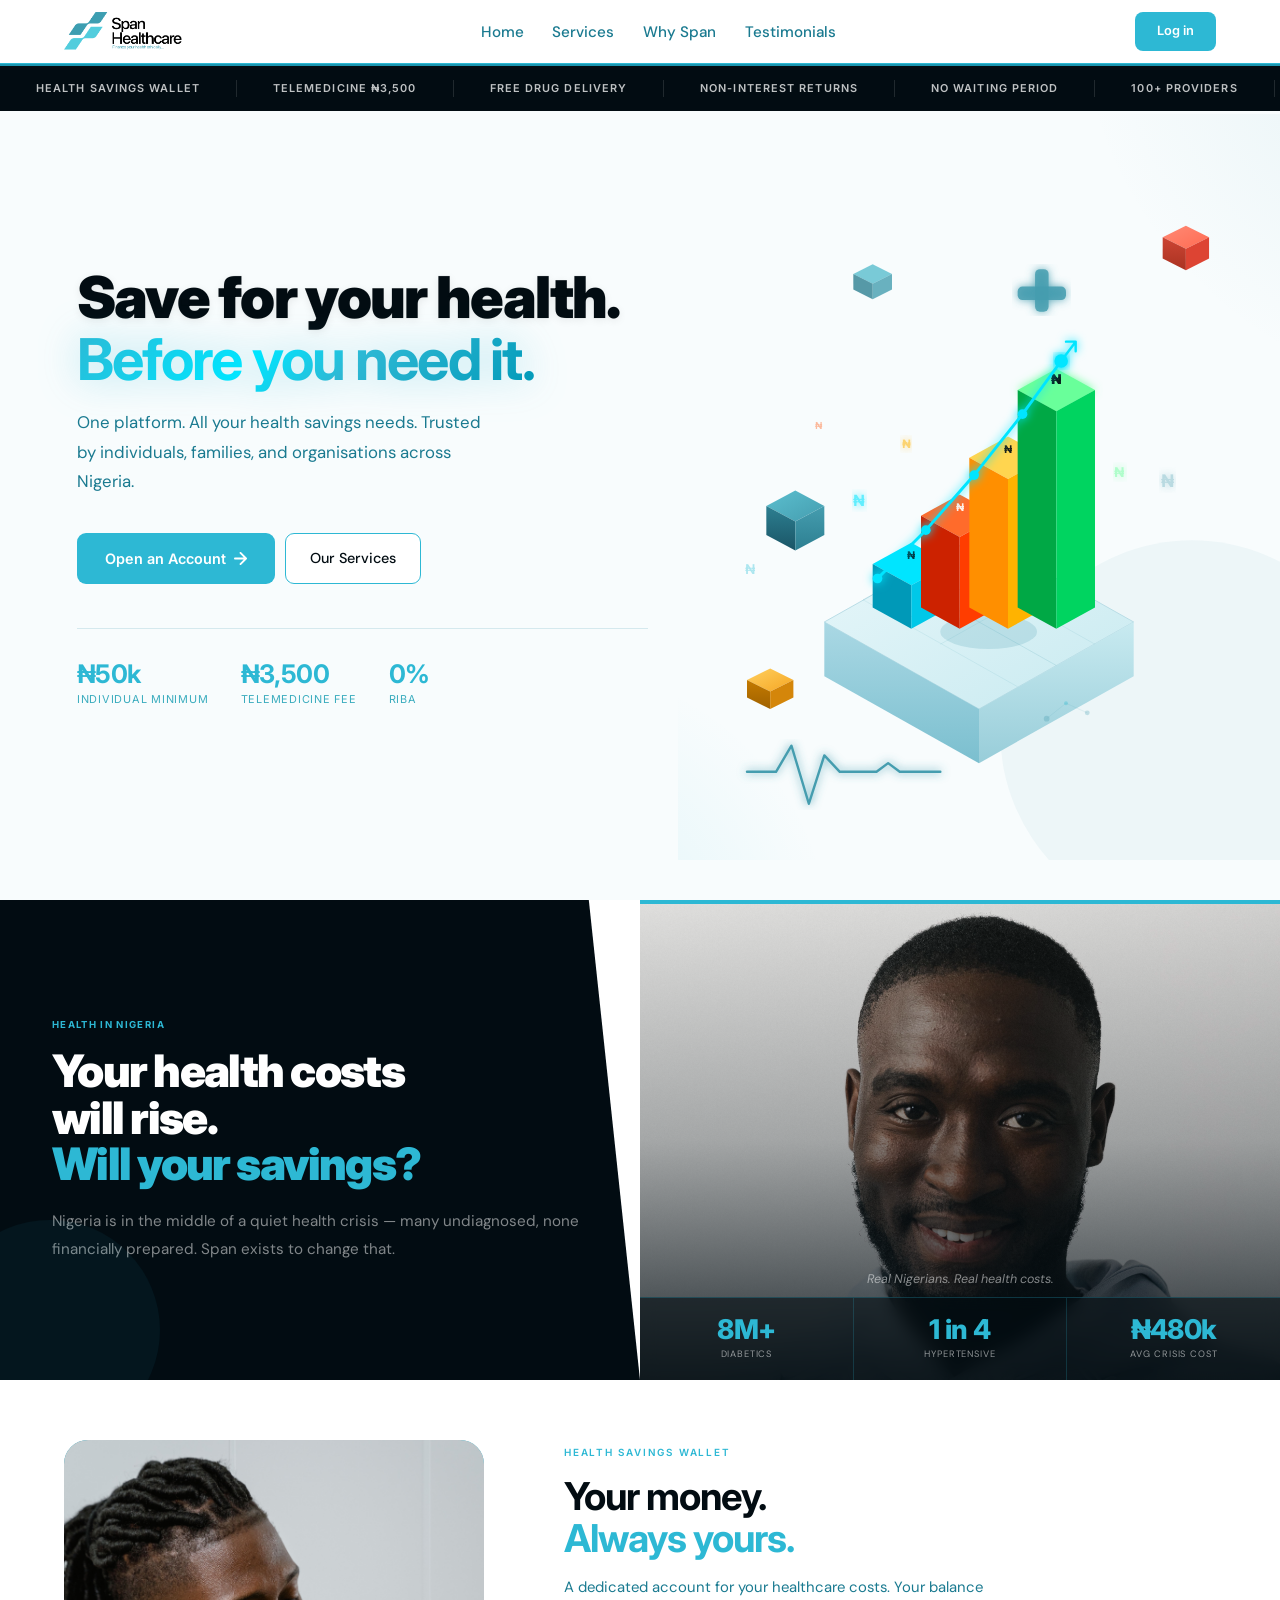
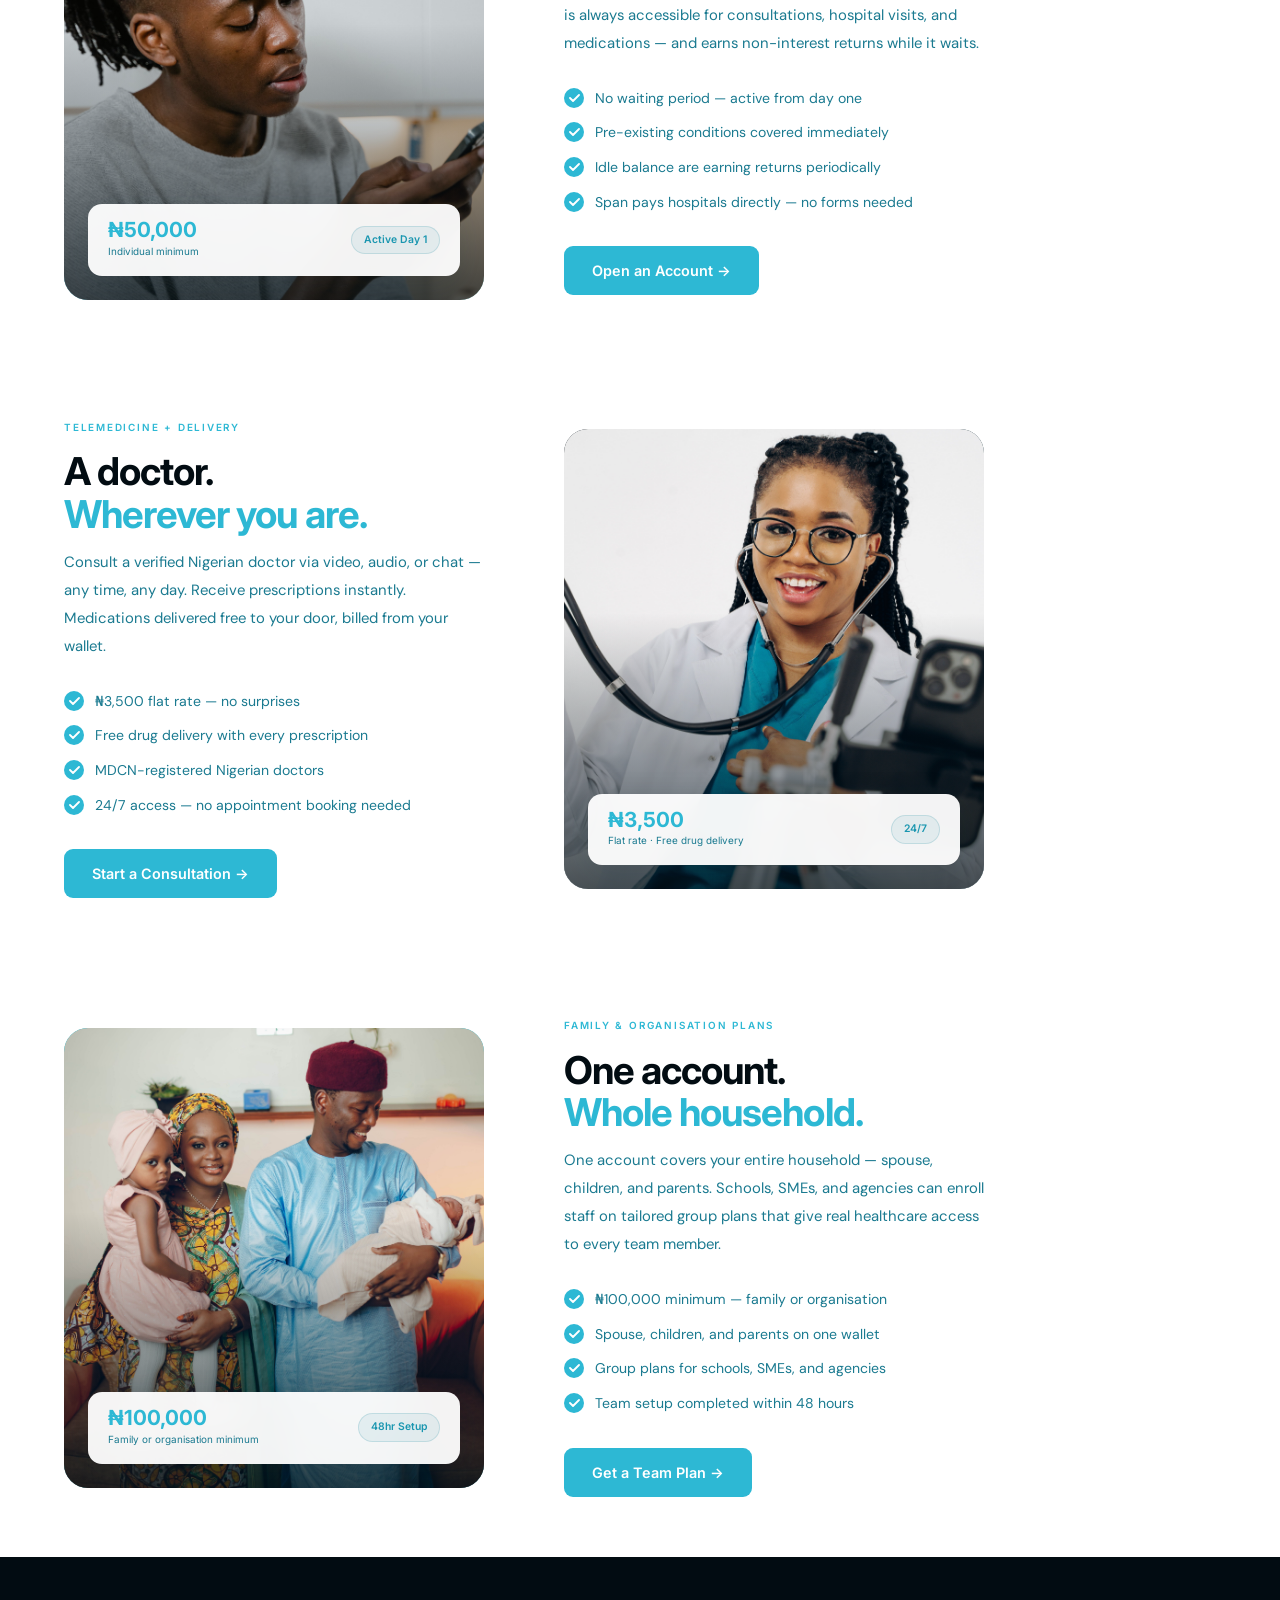
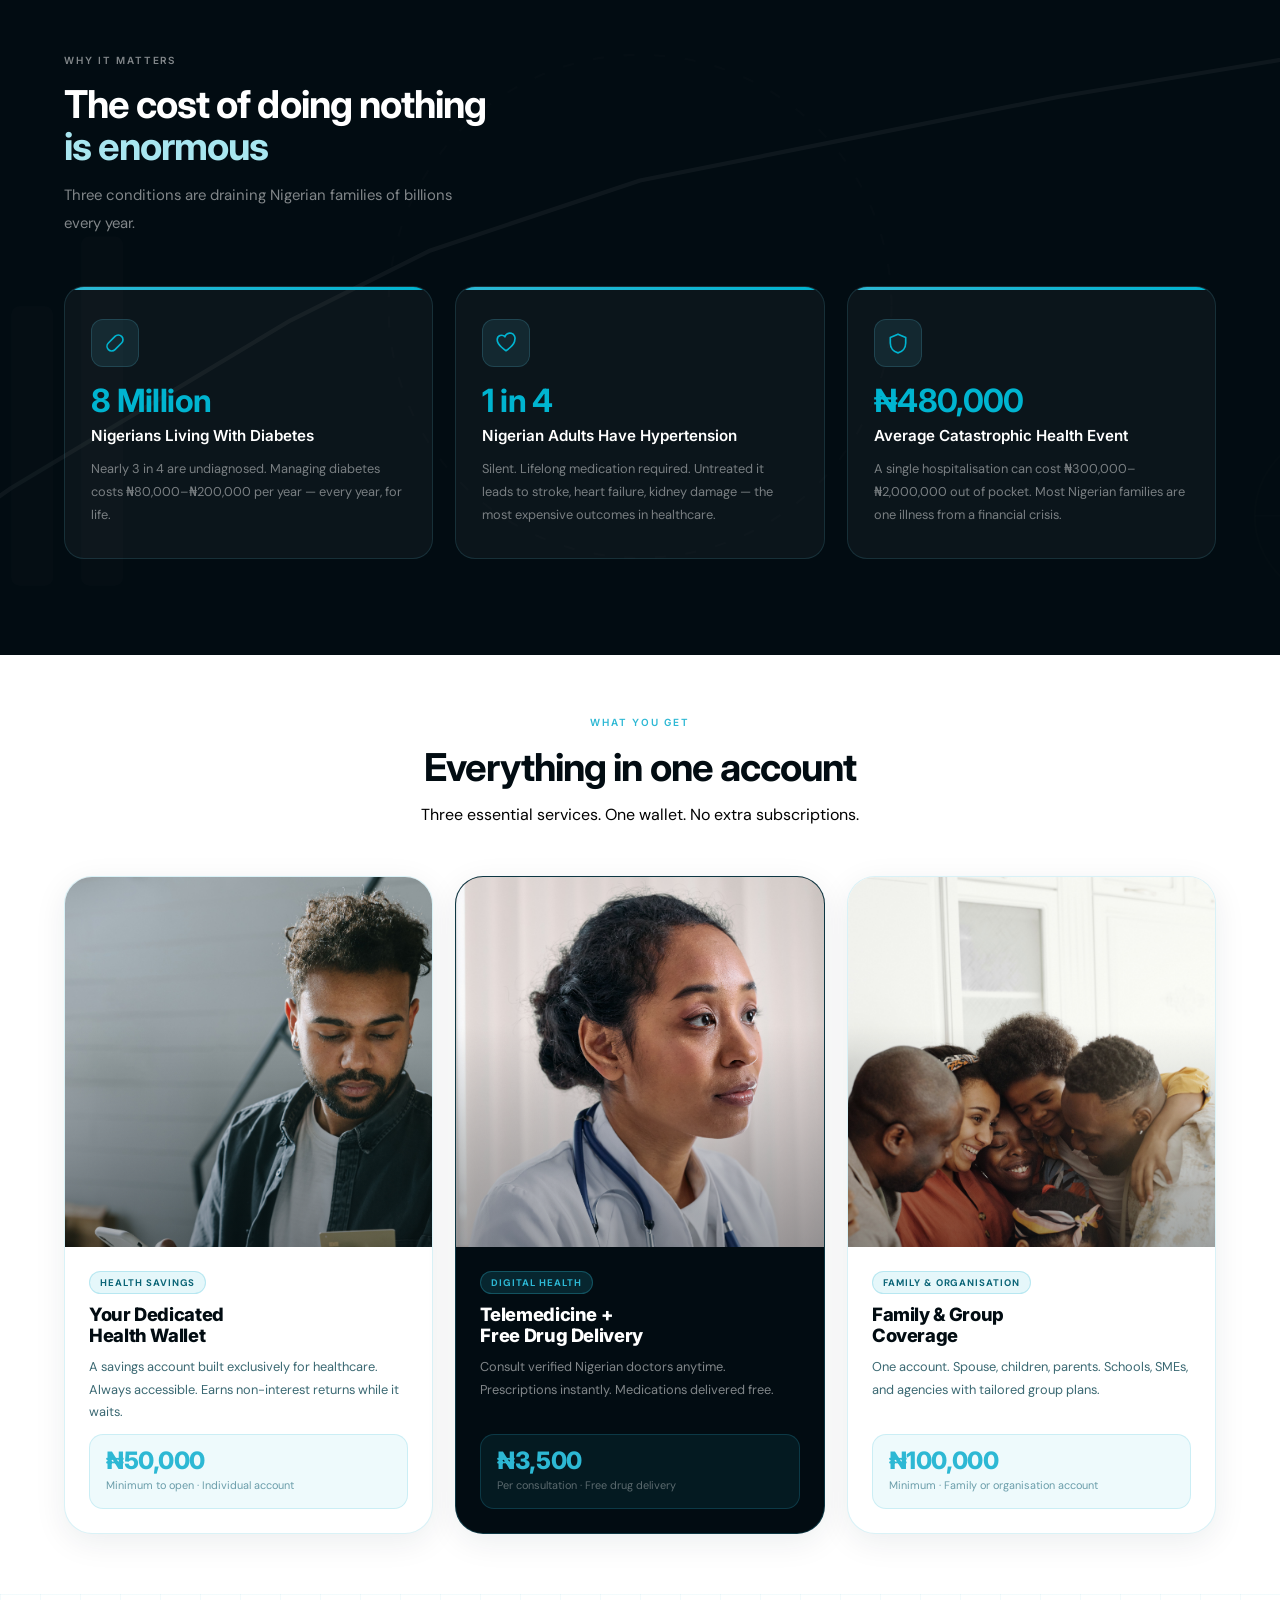
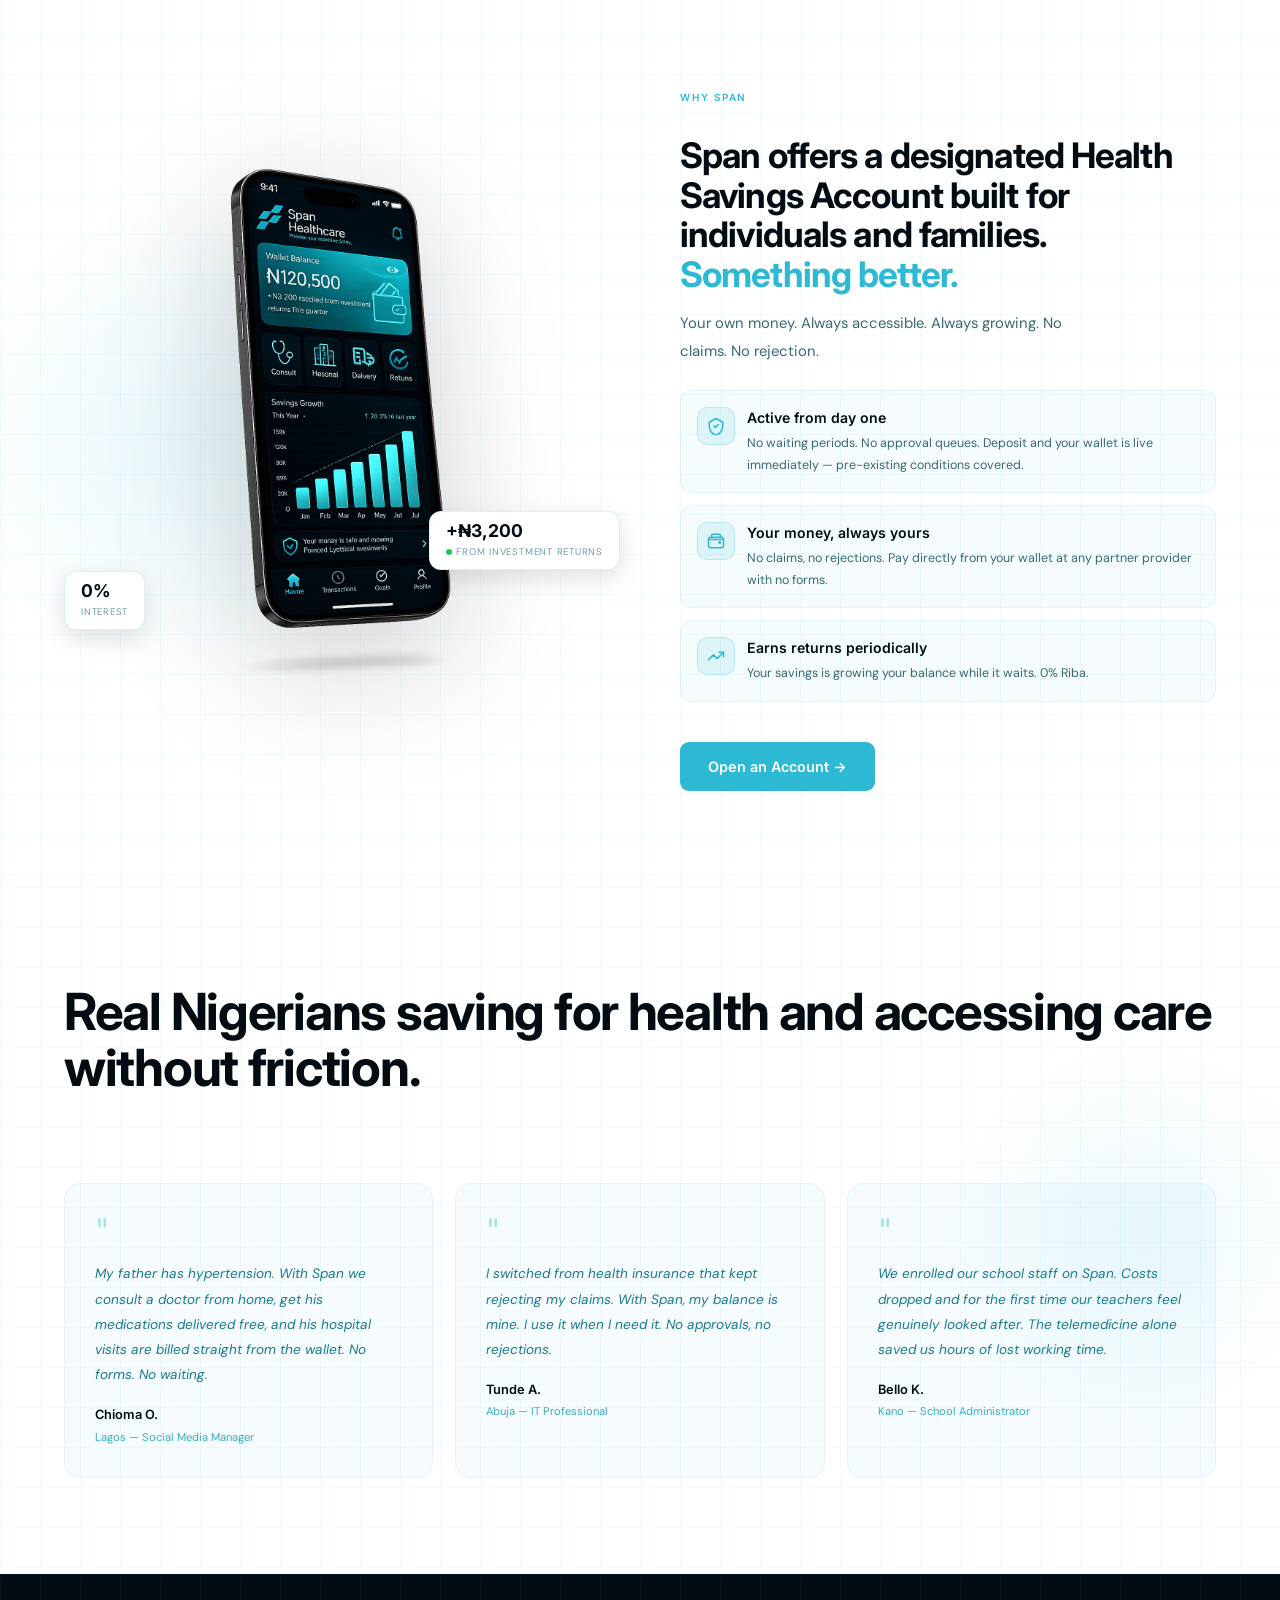
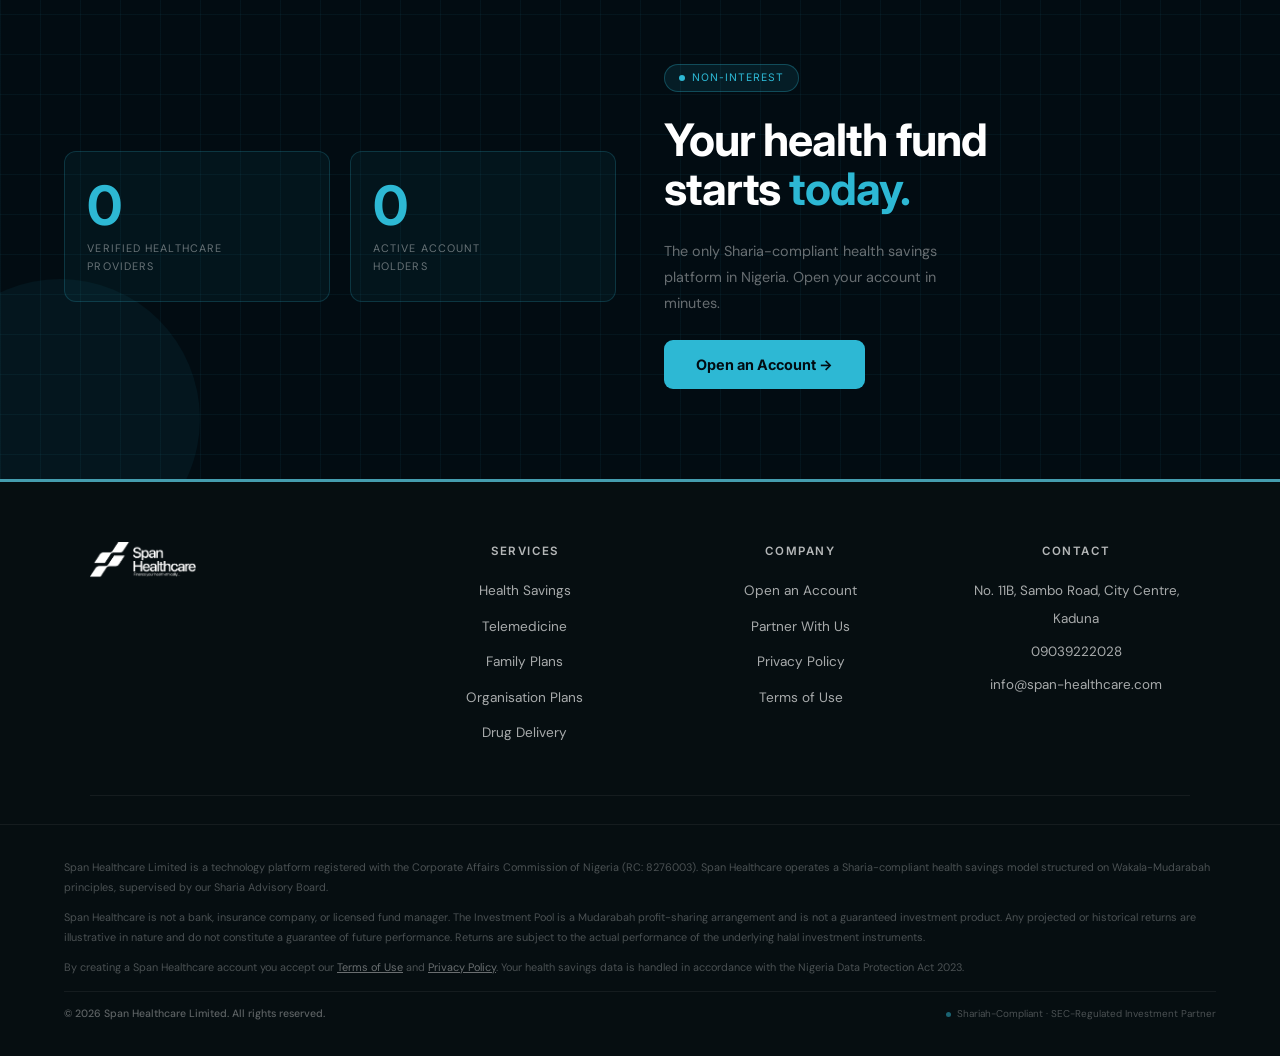
<file: index.html>
<!DOCTYPE html>
<html lang="en">
<head>
<meta charset="UTF-8">
<meta name="viewport" content="width=device-width, initial-scale=1.0">
<title>Span Healthcare — Save for Your Health</title>
<link rel="canonical" href="https://span-healthcare.com/">
<meta name="description" content="One platform. All your health savings needs. Trusted by individuals, families, and organisations across Nigeria.">
<link rel="icon" type="image/png" sizes="32x32" href="img/Asset4.png">
<link rel="icon" type="image/png" sizes="16x16" href="img/Asset4.png">
<link rel="shortcut icon" href="img/favicon.ico">
<link rel="apple-touch-icon" sizes="180x180" href="img/Asset4.png">
<link rel="preconnect" href="https://fonts.googleapis.com">
<link href="https://fonts.googleapis.com/css2?family=Inter:wght@300;400;500;600;700&family=DM+Sans:ital,wght@0,300;0,400;0,500;0,600;1,400&display=swap" rel="stylesheet">
<!-- <link rel="stylesheet" href="/assets/css/span.css" /> -->
 <link rel="stylesheet"  href="assets/css/span.css" />
</head>
<body>

<header id="nav">
  <a href="#" class="nav-logo">
    <img src="img/Asset2.png" alt="Span Healthcare" style="height:40px;width:auto;object-fit:contain">
  </a>
  <ul class="nav-links">
    <li><a href="#home">Home</a></li>
    <li><a href="#services">Services</a></li>
    <li><a href="#whyspan">Why Span</a></li>
    <li><a href="#testimonials">Testimonials</a></li>
  </ul>
  <div class="nav-r">
    <a href="maintenance.html" class="btn-cta nav-login">Log in</a>
    <button class="burger" id="burger" onclick="toggleMenu()"><span></span><span></span><span></span></button>
  </div>
</header>

<div class="mmenu" id="mmenu">
  <a href="#home" onclick="toggleMenu()">Home</a>
<a href="#services" onclick="toggleMenu()">Services</a>
<a href="#whyspan" onclick="toggleMenu()">Why Span</a>
<a href="#testimonials" onclick="toggleMenu()">Testimonials</a>
  <a href="maintenance.html" class="btn-cta">Open an Account</a>
</div>

<!-- MARQUEE -->
<div class="strip">
  <div class="strip-track">
    <div class="si">Health Savings Wallet</div><div class="si">Telemedicine ₦3,500</div>
    <div class="si">Free Drug Delivery</div><div class="si">Non-interest Returns</div>
    <div class="si">No Waiting Period</div><div class="si">100+ Providers</div>
    <div class="si">Organisation Plans</div><div class="si">Family Coverage</div>
    <div class="si">Health Savings Wallet</div><div class="si">Telemedicine ₦3,500</div>
    <div class="si">Free Drug Delivery</div><div class="si">Non-interest Returns</div>
    <div class="si">No Waiting Period</div><div class="si">100+ Providers</div>
    <div class="si">Organisation Plans</div><div class="si">Family Coverage</div>
  </div>
</div>

<!-- ═══════════════════════════════════════════
     HERO — Health savings art as background
═══════════════════════════════════════════ -->
<section class="hero" id="home">
<!-- LEFT — text content -->
<div class="hero-left">
  <div class="hero-content rv">
    <h1><span class="h1-dark">Save for your health.</span><br><em class="h1-shine">Before you need it.</em></h1>
    <p class="hero-sub">One platform. All your health savings needs. Trusted by individuals, families, and organisations across Nigeria.</p>
    <div class="hero-btns">
      <a href="maintenance.html" class="btn-p">Open an Account <svg width="13" height="13" viewBox="0 0 14 14" fill="none"><path d="M1 7h12M7 1l6 6-6 6" stroke="currentColor" stroke-width="2" stroke-linecap="round" stroke-linejoin="round"/></svg></a>
      <a href="#services" class="btn-o">Our Services</a>
    </div>
    <div class="hero-stats">
      <div class="hs"><div class="hs-v"><span>₦50k</span></div><div class="hs-l">Individual minimum</div></div>
      <div class="hs"><div class="hs-v"><span>₦3,500</span></div><div class="hs-l">Telemedicine fee</div></div>
      <div class="hs"><div class="hs-v"><span>0%</span></div><div class="hs-l">Riba</div></div>
    </div>
  </div>
</div>

<!-- RIGHT — 3D isometric illustration -->
<div class="hero-right">
  <svg style="position:absolute;inset:0;width:100%;height:100%;pointer-events:none" viewBox="0 0 600 700" preserveAspectRatio="xMidYMid slice">
    <defs>
      <radialGradient id="wave1" cx="80%" cy="20%" r="60%">
        <stop offset="0%" stop-color="#459DAF" stop-opacity=".12"/>
        <stop offset="100%" stop-color="#459DAF" stop-opacity="0"/>
      </radialGradient>
      <radialGradient id="wave2" cx="20%" cy="80%" r="50%">
        <stop offset="0%" stop-color="#00B4D0" stop-opacity=".1"/>
        <stop offset="100%" stop-color="#00B4D0" stop-opacity="0"/>
      </radialGradient>
    </defs>
    <circle cx="580" cy="80" r="320" fill="url(#wave1)"/>
    <circle cx="60" cy="620" r="260" fill="url(#wave2)"/>
    <circle cx="500" cy="580" r="180" fill="rgba(69,157,175,.06)"/>
  </svg>

  <svg viewBox="0 0 600 680" fill="none" xmlns="http://www.w3.org/2000/svg"
    style="width:100%;max-width:580px;height:auto;position:relative;z-index:2">
    <defs>
      <linearGradient id="platTop" x1="0" y1="0" x2="1" y2="1">
        <stop offset="0%" stop-color="#e8f7fa"/>
        <stop offset="100%" stop-color="#c8eaf0"/>
      </linearGradient>
      <linearGradient id="platLeft" x1="0" y1="0" x2="0" y2="1">
        <stop offset="0%" stop-color="#aad8e4"/>
        <stop offset="100%" stop-color="#7bbfcf"/>
      </linearGradient>
      <linearGradient id="platRight" x1="0" y1="0" x2="0" y2="1">
        <stop offset="0%" stop-color="#c8eaf0"/>
        <stop offset="100%" stop-color="#98cdd9"/>
      </linearGradient>
      <linearGradient id="figBody" x1="0" y1="0" x2="0" y2="1">
        <stop offset="0%" stop-color="#2d7f91"/>
        <stop offset="100%" stop-color="#459DAF"/>
      </linearGradient>
      <linearGradient id="figLeg" x1="0" y1="0" x2="0" y2="1">
        <stop offset="0%" stop-color="#0a2a35"/>
        <stop offset="100%" stop-color="#0d3a48"/>
      </linearGradient>
      <linearGradient id="cardGrad" x1="0" y1="0" x2="1" y2="1">
        <stop offset="0%" stop-color="#ffffff"/>
        <stop offset="100%" stop-color="#edf8fb"/>
      </linearGradient>
      <linearGradient id="cubeTopT" x1="0" y1="0" x2="1" y2="1">
        <stop offset="0%" stop-color="#5bbfcf"/>
        <stop offset="100%" stop-color="#459DAF"/>
      </linearGradient>
      <linearGradient id="cubeLT" x1="0" y1="0" x2="0" y2="1">
        <stop offset="0%" stop-color="#2d7f91"/>
        <stop offset="100%" stop-color="#1a5566"/>
      </linearGradient>
      <linearGradient id="cubeRT" x1="0" y1="0" x2="0" y2="1">
        <stop offset="0%" stop-color="#459DAF"/>
        <stop offset="100%" stop-color="#2d7f91"/>
      </linearGradient>
      <linearGradient id="cubeTopC" x1="0" y1="0" x2="1" y2="1">
        <stop offset="0%" stop-color="#FF8A75"/>
        <stop offset="100%" stop-color="#FF6B52"/>
      </linearGradient>
      <linearGradient id="cubeLCo" x1="0" y1="0" x2="0" y2="1">
        <stop offset="0%" stop-color="#cc4433"/>
        <stop offset="100%" stop-color="#aa3322"/>
      </linearGradient>
      <linearGradient id="cubeTopG" x1="0" y1="0" x2="1" y2="1">
        <stop offset="0%" stop-color="#FFD060"/>
        <stop offset="100%" stop-color="#F5A623"/>
      </linearGradient>
      <linearGradient id="cubeLG" x1="0" y1="0" x2="0" y2="1">
        <stop offset="0%" stop-color="#c47a00"/>
        <stop offset="100%" stop-color="#a06200"/>
      </linearGradient>
      <filter id="cardShadow">
        <feDropShadow dx="0" dy="8" stdDeviation="12" flood-color="#459DAF" flood-opacity=".18"/>
      </filter>
      <filter id="figShadow">
        <feDropShadow dx="0" dy="6" stdDeviation="8" flood-color="#459DAF" flood-opacity=".25"/>
      </filter>
      <filter id="glow2">
        <feGaussianBlur stdDeviation="5" result="blur"/>
        <feMerge><feMergeNode in="blur"/><feMergeNode in="SourceGraphic"/></feMerge>
      </filter>
    </defs>

    <!-- PLATFORM -->
    <polygon points="300,390 460,480 300,570 140,480" fill="url(#platTop)" stroke="#b8dce6" stroke-width="1"/>
    <polygon points="140,480 140,536 300,626 300,570" fill="url(#platLeft)"/>
    <polygon points="300,570 460,480 460,536 300,626" fill="url(#platRight)"/>
    <line x1="220" y1="435" x2="380" y2="525" stroke="#459DAF" stroke-width=".6" opacity=".3"/>
    <line x1="260" y1="413" x2="420" y2="503" stroke="#459DAF" stroke-width=".6" opacity=".2"/>
    <line x1="180" y1="457" x2="340" y2="547" stroke="#459DAF" stroke-width=".6" opacity=".2"/>
    <line x1="220" y1="480" x2="380" y2="390" stroke="#459DAF" stroke-width=".6" opacity=".3"/>
    <line x1="260" y1="503" x2="420" y2="413" stroke="#459DAF" stroke-width=".6" opacity=".2"/>
    <line x1="180" y1="457" x2="340" y2="367" stroke="#459DAF" stroke-width=".6" opacity=".2"/>
    <ellipse cx="310" cy="490" rx="50" ry="18" fill="rgba(69,157,175,.2)"/>

    <!-- FIGURE -->
   <!-- GROWING MONEY CHART — 3D bars rising on platform -->

<!-- Bar 1 — shortest, deep teal -->
<g style="animation:bar1 1s cubic-bezier(.34,1.56,.64,1) forwards 0.8s;transform:scaleY(0);transform-origin:300px 465px">
  <!-- Bar top face -->
  <polygon points="190,420 230,398 270,420 230,442" fill="#00E5FF"/>
  <!-- Bar left face -->
  <polygon points="190,420 190,465 230,487 230,442" fill="#0099B8"/>
  <!-- Bar right face -->
  <polygon points="230,442 270,420 270,465 230,487" fill="#00C8E8"/>
  <!-- Naira on bar -->
  <text x="230" y="415" font-family="Inter,sans-serif" font-size="11" font-weight="700" fill="#020C12" text-anchor="middle" opacity=".8">₦</text>
</g>

<!-- Bar 2 — medium, vivid coral -->
<g style="animation:bar1 1s cubic-bezier(.34,1.56,.64,1) forwards 1.1s;transform:scaleY(0);transform-origin:300px 465px">
  <polygon points="240,370 280,348 320,370 280,392" fill="#FF6B2B"/>
  <polygon points="240,370 240,465 280,487 280,392" fill="#CC2200"/>
  <polygon points="280,392 320,370 320,465 280,487" fill="#FF3D00"/>
  <text x="280" y="365" font-family="Inter,sans-serif" font-size="11" font-weight="700" fill="white" text-anchor="middle" opacity=".9">₦</text>
</g>

<!-- Bar 3 — tall, electric gold -->
<g style="animation:bar1 1s cubic-bezier(.34,1.56,.64,1) forwards 1.4s;transform:scaleY(0);transform-origin:300px 465px">
  <polygon points="290,310 330,288 370,310 330,332" fill="#FFD54F"/>
  <polygon points="290,310 290,465 330,487 330,332" fill="#FF8F00"/>
  <polygon points="330,332 370,310 370,465 330,487" fill="#FFB300"/>
  <text x="330" y="305" font-family="Inter,sans-serif" font-size="11" font-weight="700" fill="#020C12" text-anchor="middle" opacity=".9">₦</text>
</g>

<!-- Bar 4 — tallest, vivid lime green growth -->
<g style="animation:bar1 1s cubic-bezier(.34,1.56,.64,1) forwards 1.7s;transform:scaleY(0);transform-origin:300px 465px">
  <polygon points="340,240 380,218 420,240 380,262" fill="#69FF9A" filter="url(#glow2)"/>
  <polygon points="340,240 340,465 380,487 380,262" fill="#00A845"/>
  <polygon points="380,262 420,240 420,465 380,487" fill="#00D460"/>
  <text x="380" y="234" font-family="Inter,sans-serif" font-size="14" font-weight="900" fill="#020C12" text-anchor="middle" opacity=".95">₦</text>
</g>

<!-- Trend arrow rising above tallest bar -->
<g style="animation:fade-in-up 1s ease forwards 2.4s;opacity:0" filter="url(#glow2)">
  <polyline points="195,435 245,385 295,328 345,265 385,210"
    stroke="#00E5FF" stroke-width="3" stroke-linecap="round" stroke-linejoin="round" fill="none"/>
  <circle cx="195" cy="435" r="5" fill="#00E5FF"/>
  <circle cx="245" cy="385" r="5" fill="#00E5FF"/>
  <circle cx="295" cy="328" r="5" fill="#00E5FF"/>
  <circle cx="345" cy="265" r="5" fill="#00E5FF"/>
  <circle cx="385" cy="210" r="7" fill="#00E5FF" filter="url(#glow2)"/>
  <!-- Arrow tip -->
  <path d="M385 210 L400 190 M400 190 L390 190 M400 190 L400 200"
    stroke="#00E5FF" stroke-width="2.5" stroke-linecap="round" stroke-linejoin="round"/>
</g>

<!-- Percentage growth label floating above -->
<g style="animation:float-up 3s ease-in-out infinite 2s;opacity:0;animation-fill-mode:forwards" filter="url(#cardShadow)">
  <rect x="330" y="155" width="100" height="44" rx="12" fill="#020C12" stroke="#00E5FF" stroke-width="1.5"/>
  <text x="380" y="174" font-family="Inter,sans-serif" font-size="9" font-weight="600" fill="#00C8E8" text-anchor="middle" letter-spacing=".08em">GROWTH</text>
  <text x="380" y="192" font-family="Inter,sans-serif" font-size="16" font-weight="900" fill="#69FF9A" text-anchor="middle">+28%</text>
</g>

<!-- Rising coins above bars -->
<text style="animation:naira-drift 3s ease-in-out infinite" x="170" y="360" font-family="Inter,sans-serif" font-size="16" font-weight="700" fill="#00E5FF" opacity=".6" filter="url(#glow2)">₦</text>
<text style="animation:naira-drift 4s ease-in-out infinite 1s" x="220" y="300" font-family="Inter,sans-serif" font-size="12" font-weight="700" fill="#FFB300" opacity=".55" filter="url(#glow2)">₦</text>
<text style="animation:naira-drift 3.5s ease-in-out infinite 0.5s" x="440" y="330" font-family="Inter,sans-serif" font-size="14" font-weight="700" fill="#69FF9A" opacity=".5" filter="url(#glow2)">₦</text>
<text style="animation:naira-drift 5s ease-in-out infinite 2s" x="130" y="280" font-family="Inter,sans-serif" font-size="10" font-weight="600" fill="#FF6B2B" opacity=".45">₦</text>

    <!-- CARD 1 — Health Wallet -->


    <!-- CARD 2 — Savings Growth -->
    
    <!-- CARD 3 — Telemedicine -->

    <!-- 3D CUBES -->
    <g style="animation:float-up 3s ease-in-out infinite 0.5s">
      <polygon points="80,360 110,344 140,360 110,376" fill="url(#cubeTopT)"/>
      <polygon points="80,360 80,390 110,406 110,376" fill="url(#cubeLT)"/>
      <polygon points="110,376 140,360 140,390 110,406" fill="url(#cubeRT)"/>
    </g>
    <g style="animation:float-down 3.5s ease-in-out infinite 1s">
      <polygon points="490,82 514,70 538,82 514,94" fill="url(#cubeTopC)"/>
      <polygon points="490,82 490,104 514,116 514,94" fill="url(#cubeLCo)"/>
      <polygon points="514,94 538,82 538,104 514,116" fill="#dd4433"/>
    </g>
    <g style="animation:float-up 4.5s ease-in-out infinite 2s">
      <polygon points="60,540 84,528 108,540 84,552" fill="url(#cubeTopG)"/>
      <polygon points="60,540 60,558 84,570 84,552" fill="url(#cubeLG)"/>
      <polygon points="84,552 108,540 108,558 84,570" fill="#d4860a"/>
    </g>
    <g style="animation:float-down 2.8s ease-in-out infinite 1.5s">
      <polygon points="170,120 190,110 210,120 190,130" fill="#5bbfcf" opacity=".8"/>
      <polygon points="170,120 170,136 190,146 190,130" fill="#2d7f91" opacity=".8"/>
      <polygon points="190,130 210,120 210,136 190,146" fill="#459DAF" opacity=".8"/>
    </g>

    <!-- HEALTH CROSS -->
    <g style="animation:float-up 4s ease-in-out infinite 0.8s" filter="url(#glow2)">
      <rect x="358" y="115" width="14" height="44" rx="5" fill="#459DAF" opacity=".85"/>
      <rect x="340" y="133" width="50" height="14" rx="5" fill="#459DAF" opacity=".85"/>
    </g>

    <!-- FLOATING NAIRA -->
    <text style="animation:naira-drift 5s ease-in-out infinite" x="488" y="340" font-family="Inter,sans-serif" font-size="18" font-weight="700" fill="#459DAF" opacity=".35" filter="url(#glow2)">₦</text>
    <text style="animation:naira-drift 6s ease-in-out infinite 1.5s" x="58" y="430" font-family="Inter,sans-serif" font-size="14" font-weight="600" fill="#00B4D0" opacity=".3">₦</text>

    <!-- HEARTBEAT -->
    <polyline class="art-heartbeat" points="60,635 90,635 106,608 124,668 140,618 156,635 194,635 206,626 218,635 260,635" stroke="#459DAF" stroke-width="2.5" stroke-linecap="round" stroke-linejoin="round" fill="none" filter="url(#glow2)" opacity=".7"/>

    <!-- DOTS -->
    <circle cx="370" cy="580" r="3" fill="#459DAF" opacity=".3"/>
    <circle cx="390" cy="564" r="2" fill="#00B4D0" opacity=".25"/>
    <circle cx="412" cy="574" r="2.5" fill="#459DAF" opacity=".28"/>
    <line x1="370" y1="580" x2="390" y2="564" stroke="#459DAF" stroke-width=".8" opacity=".15"/>
    <line x1="390" y1="564" x2="412" y2="574" stroke="#459DAF" stroke-width=".8" opacity=".15"/>
  </svg>
</div>
</section>

<!-- STATEMENT -->
<section class="statement" id="statement">
  <div class="st-inner">

    <!-- LEFT -->
    <div class="st-left">
      <div class="st-lbl">Health in Nigeria</div>
      <h2 class="st-h">Your health costs<br>will rise.<br><em>Will your savings?</em></h2>
      <p class="st-sub">Nigeria is in the middle of a quiet health crisis — many undiagnosed, none financially prepared. Span exists to change that.</p>
    </div>

    <!-- RIGHT — full photo with overlaid stats -->
    <div class="st-right">
      <div class="st-photo">
        <img src="img/smile.jpg" alt="Nigerian family">
      </div>
      <div class="st-overlay"></div>
      <div class="st-accent"></div>
      <div class="st-caption">Real Nigerians. Real health costs.</div>
      <div class="st-stats">
        <div class="st-stat"><div class="st-sv">8M+</div><div class="st-sl">Diabetics</div></div>
        <div class="st-stat"><div class="st-sv">1 in 4</div><div class="st-sl">Hypertensive</div></div>
        <div class="st-stat"><div class="st-sv">₦480k</div><div class="st-sl">Avg crisis cost</div></div>
      </div>
    </div>

  </div>
</section>

<!-- SPLIT 1 — Health Savings -->
<section class="split" id="services">
  <div class="split-inner rv">
    <div class="art-tile at1">
      <img src="img/Pic1.jpg" alt="Health savings member" style="width:100%;height:100%;object-fit:cover;display:block;position:absolute;inset:0">
      <div style="position:absolute;inset:0;background:linear-gradient(to top,rgba(3,14,20,.7) 0%,transparent 60%)"></div>
      <div class="tile-card">
        <div><div class="tc-v">₦50,000</div><div class="tc-l">Individual minimum</div></div>
        <div class="tc-b">Active Day 1</div>
      </div>
    </div>
    <div class="split-content">
      <div class="sec-lbl">Health Savings Wallet</div>
      <h2 class="sec-h">Your money.<br><em>Always yours.</em></h2>
      <p class="sec-p">A dedicated account for your healthcare costs. Your balance is always accessible for consultations, hospital visits, and medications — and earns non-interest returns while it waits.</p>
      <ul class="check-list">
        <li>No waiting period — active from day one</li>
        <li>Pre-existing conditions covered immediately</li>
        <li>Idle balance are earning returns periodically</li>
        <li>Span pays hospitals directly — no forms needed</li>
      </ul>
      <a href="maintenance.html" class="btn-p" style="width:fit-content">Open an Account →</a>
    </div>
  </div>
</section>

<!-- SPLIT 2 — Telemedicine -->
<section class="split alt">
  <div class="split-inner rev rv">
    <div class="art-tile at2">
      <img src="img/Pic2.jpg" alt="Telemedicine consultation" style="width:100%;height:100%;object-fit:cover;display:block;position:absolute;inset:0">
      <div style="position:absolute;inset:0;background:linear-gradient(to top,rgba(3,14,20,.7) 0%,transparent 60%)"></div>
      <div class="tile-card">
        <div><div class="tc-v">₦3,500</div><div class="tc-l">Flat rate · Free drug delivery</div></div>
        <div class="tc-b">24/7</div>
      </div>
    </div>
    <div class="split-content">
      <div class="sec-lbl">Telemedicine + Delivery</div>
      <h2 class="sec-h">A doctor.<br><em>Wherever you are.</em></h2>
      <p class="sec-p">Consult a verified Nigerian doctor via video, audio, or chat — any time, any day. Receive prescriptions instantly. Medications delivered free to your door, billed from your wallet.</p>
      <ul class="check-list">
        <li>₦3,500 flat rate — no surprises</li>
        <li>Free drug delivery with every prescription</li>
        <li>MDCN-registered Nigerian doctors</li>
        <li>24/7 access — no appointment booking needed</li>
      </ul>
      <a href="maintenance.html" class="btn-p" style="width:fit-content">Start a Consultation →</a>
    </div>
  </div>
</section>

<!-- SPLIT 3 — Family -->
<section class="split">
  <div class="split-inner rv">
    <div class="art-tile at3">
      <img src="img/Pic3.jpg" alt="Family coverage" style="width:100%;height:100%;object-fit:cover;display:block;position:absolute;inset:0">
      <div style="position:absolute;inset:0;background:linear-gradient(to top,rgba(3,14,20,.7) 0%,transparent 60%)"></div>
      <div class="tile-card">
        <div><div class="tc-v">₦100,000</div><div class="tc-l">Family or organisation minimum</div></div>
        <div class="tc-b">48hr Setup</div>
      </div>
    </div>
    <div class="split-content">
      <div class="sec-lbl">Family & Organisation Plans</div>
      <h2 class="sec-h">One account.<br><em>Whole household.</em></h2>
      <p class="sec-p">One account covers your entire household — spouse, children, and parents. Schools, SMEs, and agencies can enroll staff on tailored group plans that give real healthcare access to every team member.</p>
      <ul class="check-list">
        <li>₦100,000 minimum — family or organisation</li>
        <li>Spouse, children, and parents on one wallet</li>
        <li>Group plans for schools, SMEs, and agencies</li>
        <li>Team setup completed within 48 hours</li>
      </ul>
      <a href="maintenance.html" class="btn-p" style="width:fit-content">Get a Team Plan →</a>
    </div>
  </div>
</section>

<!-- DISEASE CARDS -->
<section class="disease" id="why">
  <!-- Finance art sketch in background -->
  <svg class="disease-art" viewBox="0 0 1200 500" fill="none" preserveAspectRatio="xMidYMid slice">
    <polyline points="50,450 150,380 250,320 350,260 450,210 600,160 750,130 900,100 1050,75 1200,50" stroke="white" stroke-width="3" stroke-linecap="round" stroke-linejoin="round" opacity=".6"/>
    <polygon points="1200,50 1188,42 1188,58" fill="white" opacity=".6"/>
    <circle cx="600" cy="250" r="180" stroke="white" stroke-width="1.5" opacity=".15" stroke-dasharray="8 14"/>
    <rect x="50" y="350" width="30" height="100" rx="6" fill="white" opacity=".15"/>
    <rect x="100" y="300" width="30" height="150" rx="6" fill="white" opacity=".15"/>
    <rect x="150" y="250" width="30" height="200" rx="6" fill="white" opacity=".15"/>
    <rect x="200" y="200" width="30" height="250" rx="6" fill="white" opacity=".15"/>
    <circle cx="1100" cy="400" r="60" stroke="white" stroke-width="1.5" opacity=".1"/>
    <line x1="1040" y1="400" x2="1160" y2="400" stroke="white" stroke-width="1" opacity=".15"/>
    <line x1="1100" y1="340" x2="1100" y2="460" stroke="white" stroke-width="1" opacity=".15"/>
  </svg>
  <div class="dh rv">
    <div class="sec-lbl sec-lbl-w">Why It Matters</div>
    <h2 class="sec-h-w">The cost of doing nothing<br><em>is enormous</em></h2>
    <p class="sec-p-w">Three conditions are draining Nigerian families of billions every year.</p>
  </div>
  <div class="d-grid">
    <div class="d-card rv">
      <div class="d-ico"><svg width="22" height="22" viewBox="0 0 20 20" fill="none" stroke="#00B4D0" stroke-width="1.5" stroke-linecap="round" stroke-linejoin="round"><path d="M4 10L10 4a4.24 4.24 0 016 6l-6 6a4.24 4.24 0 01-6-6z"/></svg></div>
      <div class="d-num">8 Million</div>
      <div class="d-title">Nigerians Living With Diabetes</div>
      <p class="d-text">Nearly 3 in 4 are undiagnosed. Managing diabetes costs ₦80,000–₦200,000 per year — every year, for life.</p>
    </div>
    <div class="d-card rv d1">
      <div class="d-ico"><svg width="22" height="22" viewBox="0 0 20 20" fill="none" stroke="#00B4D0" stroke-width="1.5" stroke-linecap="round" stroke-linejoin="round"><path d="M10 17S2 12 2 7a4 4 0 017-2.65A4 4 0 0118 7c0 5-8 10-8 10z"/></svg></div>
      <div class="d-num">1 in 4</div>
      <div class="d-title">Nigerian Adults Have Hypertension</div>
      <p class="d-text">Silent. Lifelong medication required. Untreated it leads to stroke, heart failure, kidney damage — the most expensive outcomes in healthcare.</p>
    </div>
    <div class="d-card rv d2">
      <div class="d-ico"><svg width="22" height="22" viewBox="0 0 20 20" fill="none" stroke="#00B4D0" stroke-width="1.5" stroke-linecap="round" stroke-linejoin="round"><path d="M10 2L3 5v5c0 4.5 3 8 7 9 4-1 7-4.5 7-9V5l-7-3z"/></svg></div>
      <div class="d-num">₦480,000</div>
      <div class="d-title">Average Catastrophic Health Event</div>
      <p class="d-text">A single hospitalisation can cost ₦300,000–₦2,000,000 out of pocket. Most Nigerian families are one illness from a financial crisis.</p>
    </div>
  </div>
</section>

<!-- PHONE CARDS -->
<section class="phone-sec" id="plans">
  <div class="ph-head rv">
    <div class="sec-lbl">What You Get</div>
    <h2 class="sec-h">Everything in one account</h2>
    <p class="sec-sub">Three essential services. One wallet. No extra subscriptions.</p>
  </div>
  <div class="ph-grid">

    <!-- CARD 1 — Health Savings -->
    <div class="ph-card">
      <div class="ph-img">
        <img src="img/card01.jpg" alt="Health savings">
        <div class="ph-img-overlay"></div>
      </div>
      <div class="ph-body">
        <div class="ph-tag">Health Savings</div>
        <div class="ph-h">Your Dedicated<br>Health Wallet</div>
        <p class="ph-p">A savings account built exclusively for healthcare. Always accessible. Earns non-interest returns while it waits.</p>
        <div class="ph-stat">
          <div class="ph-val">₦50,000</div>
          <div class="ph-lbl">Minimum to open · Individual account</div>
        </div>
      </div>
    </div>

    <!-- CARD 2 — Telemedicine -->
    <div class="ph-card ph-dark">
      <div class="ph-img">
        <img src="img/card002.jpg" alt="Telemedicine">
        <div class="ph-img-overlay"></div>
      </div>
      <div class="ph-body">
        <div class="ph-tag">Digital Health</div>
        <div class="ph-h">Telemedicine +<br>Free Drug Delivery</div>
        <p class="ph-p">Consult verified Nigerian doctors anytime. Prescriptions instantly. Medications delivered free.</p>
        <div class="ph-stat">
          <div class="ph-val">₦3,500</div>
          <div class="ph-lbl">Per consultation · Free drug delivery</div>
        </div>
      </div>
    </div>

    <!-- CARD 3 — Family -->
    <div class="ph-card">
      <div class="ph-img">
        <img src="img/card03.jpg" alt="Family coverage">
        <div class="ph-img-overlay"></div>
      </div>
      <div class="ph-body">
        <div class="ph-tag">Family & Organisation</div>
        <div class="ph-h">Family & Group<br>Coverage</div>
        <p class="ph-p">One account. Spouse, children, parents. Schools, SMEs, and agencies with tailored group plans.</p>
        <div class="ph-stat">
          <div class="ph-val">₦100,000</div>
          <div class="ph-lbl">Minimum · Family or organisation account</div>
        </div>
      </div>
    </div>

  </div>
</section>
<!-- CLARITY -->
<section class="clarity" id="whyspan">
  <div class="clarity-inner rv">

    <!-- LEFT — Phone image -->
    <div class="clarity-phone">
      <img src="img/CTA1.png" alt="Span Healthcare app" class="clarity-phone-img">
     
      <div class="clarity-float f2">
        <div class="cf-val">+₦3,200</div>
        <div class="cf-lbl"><span class="cf-dot"></span>From investment returns</div>
      </div>
      <div class="clarity-float f3">
        <div class="cf-val">0%</div>
        <div class="cf-lbl">Interest</div>
      </div>
    </div>

    <!-- RIGHT — Content -->
    <div class="clarity-content">
      <div class="sec-lbl" style="color:var(--teal)">Why Span</div>
      <h2 class="clarity-h">Span offers a designated Health Savings Account built for individuals and families.<br><em>Something better.</em></h2>
      <p class="clarity-sub">Your own money. Always accessible. Always growing. No claims. No rejection.</p>

      <div class="clarity-notes">
        <div class="clarity-note">
          <div class="cn-ico">
            <svg width="18" height="18" viewBox="0 0 24 24" fill="none" stroke="#2DB8D4" stroke-width="2" stroke-linecap="round" stroke-linejoin="round">
              <path d="M12 2L3 7v5c0 5.5 3.8 10.7 9 12 5.2-1.3 9-6.5 9-12V7L12 2z"/>
              <path d="M9 12l2 2 4-4"/>
            </svg>
          </div>
          <div>
            <div class="cn-title">Active from day one</div>
            <div class="cn-text">No waiting periods. No approval queues. Deposit and your wallet is live immediately — pre-existing conditions covered.</div>
          </div>
        </div>
        <div class="clarity-note">
          <div class="cn-ico">
            <svg width="18" height="18" viewBox="0 0 24 24" fill="none" stroke="#2DB8D4" stroke-width="2" stroke-linecap="round" stroke-linejoin="round">
              <rect x="2" y="7" width="20" height="14" rx="3"/>
              <path d="M16 14a1 1 0 1 0 2 0 1 1 0 0 0-2 0"/>
              <path d="M2 10h20M6 7V5a2 2 0 0 1 2-2h8a2 2 0 0 1 2 2v2"/>
            </svg>
          </div>
          <div>
            <div class="cn-title">Your money, always yours</div>
            <div class="cn-text">No claims, no rejections. Pay directly from your wallet at any partner provider with no forms.</div>
          </div>
        </div>
        <div class="clarity-note">
          <div class="cn-ico">
            <svg width="18" height="18" viewBox="0 0 24 24" fill="none" stroke="#2DB8D4" stroke-width="2" stroke-linecap="round" stroke-linejoin="round">
              <polyline points="22 7 13.5 15.5 8.5 10.5 2 17"/>
              <polyline points="16 7 22 7 22 13"/>
            </svg>
          </div>
          <div>
            <div class="cn-title">Earns returns periodically</div>
            <div class="cn-text">Your savings is growing your balance while it waits. 0% Riba.</div>
          </div>
        </div>
      </div>

      <a href="maintenance.html" class="btn-p" style="width:fit-content;display:inline-flex;margin-top:1.5rem">Open an Account →</a>
    </div>

  </div>
</section>

<!-- TESTIMONIALS -->
<section class="testi" id="testimonials">
  <div class="testi-hd rv">
    <div class="testi-big">Real Nigerians saving for health and accessing care without friction.</div>
  </div>
  <div class="tg rv d1">
    <div class="tc">
      <div class="tc-q">"</div>
      <p class="tc-text">My father has hypertension. With Span we consult a doctor from home, get his medications delivered free, and his hospital visits are billed straight from the wallet. No forms. No waiting.</p>
      <div class="tc-name">Chioma O.</div><div class="tc-role">Lagos — Social Media Manager</div>
    </div>
    <div class="tc">
      <div class="tc-q">"</div>
      <p class="tc-text">I switched from health insurance that kept rejecting my claims. With Span, my balance is mine. I use it when I need it. No approvals, no rejections.</p>
      <div class="tc-name">Tunde A.</div><div class="tc-role">Abuja — IT Professional</div>
    </div>
    <div class="tc">
      <div class="tc-q">"</div>
      <p class="tc-text">We enrolled our school staff on Span. Costs dropped and for the first time our teachers feel genuinely looked after. The telemedicine alone saved us hours of lost working time.</p>
      <div class="tc-name">Bello K.</div><div class="tc-role">Kano — School Administrator</div>
    </div>
  </div>
</section>

<!-- CTA — teal with coin art background -->
<section class="cta" id="cta">
  <div class="cta-inner">
    <div class="cta-counters">
      <div class="c-box">
        <div class="c-val" id="c1">0</div>
        <div class="c-lbl">Verified healthcare<br>providers</div>
      </div>
      <div class="c-box">
        <div class="c-val" id="c2">0</div>
        <div class="c-lbl">Active account<br>holders</div>
      </div>
    </div>
    <div class="cta-right">
      <div class="halal-tag"><span class="hdot"></span>Non-interest</div>
      <h2 class="cta-h">Your health fund<br>starts <em>today.</em></h2>
      <p class="cta-sub">The only Sharia-compliant health savings platform in Nigeria. Open your account in minutes.</p>
      <a href="maintenance.html" class="btn-cw">Open an Account →</a>
    </div>
  </div>
</section>

<!-- FOOTER -->
<footer>
  <div class="f-grid">
    <div>
      <div class="f-brand">
        <img src="img/Asset1.png" alt="Span Healthcare" style="height:36px;width:auto;object-fit:contain;filter:brightness(0) invert(1)">
      </div>
    </div>
    <div class="fc">
      <h4>Services</h4>
      <ul>
        <li><a href="#services">Health Savings</a></li>
        <li><a href="#services">Telemedicine</a></li>
        <li><a href="#services">Family Plans</a></li>
        <li><a href="#services">Organisation Plans</a></li>
        <li><a href="#services">Drug Delivery</a></li>
      </ul>
    </div>
    <div class="fc">
      <h4>Company</h4>
      <ul>
        <li><a href="maintenance.html">Open an Account</a></li>
        <li><a href="partner.html">Partner With Us</a></li>
        <li><a href="privacy.html">Privacy Policy</a></li>
        <li><a href="terms.html">Terms of Use</a></li>
      </ul>
    </div>
    <div class="fc">
      <h4>Contact</h4>
      <div class="f-contact">
        <div>No. 11B, Sambo Road, City Centre, Kaduna</div>
        <div style="margin-top:5px">09039222028</div>
        <div style="margin-top:4px">info@span-healthcare.com</div>
      </div>
    </div>
  </div>
</footer>

<!-- LEGAL DISCLAIMER -->
<div class="legal">
    <div class="legal-text">
      <p>Span Healthcare Limited is a technology platform registered with the Corporate Affairs Commission of Nigeria (RC: 8276003). Span Healthcare operates a Sharia-compliant health savings model structured on Wakala-Mudarabah principles, supervised by our Sharia Advisory Board.</p>
      <p>Span Healthcare is not a bank, insurance company, or licensed fund manager. The Investment Pool is a Mudarabah profit-sharing arrangement and is not a guaranteed investment product. Any projected or historical returns are illustrative in nature and do not constitute a guarantee of future performance. Returns are subject to the actual performance of the underlying halal investment instruments.</p>
      <p>By creating a Span Healthcare account you accept our <a href="terms.html">Terms of Use</a> and <a href="privacy.html">Privacy Policy</a>. Your health savings data is handled in accordance with the Nigeria Data Protection Act 2023.</p>
      <div class="legal-bottom">
        <p class="legal-copy">© 2026 Span Healthcare Limited. All rights reserved.</p>
        <div class="legal-halal">Shariah-Compliant · SEC-Regulated Investment Partner</div>
      </div>
    </div>
  </div>
</div>

<script>
const nav=document.getElementById('nav');
window.addEventListener('scroll',()=>nav.classList.toggle('scrolled',scrollY>40));
function toggleMenu(){document.getElementById('mmenu').classList.toggle('open')}
document.addEventListener('click',e=>{
  const m=document.getElementById('mmenu'),b=document.getElementById('burger');
  if(m.classList.contains('open')&&!m.contains(e.target)&&!b.contains(e.target))m.classList.remove('open');
});
const obs=new IntersectionObserver(entries=>{
  entries.forEach(e=>{if(e.isIntersecting)e.target.classList.add('on')});
},{threshold:.06,rootMargin:'0px 0px -24px 0px'});
document.querySelectorAll('.rv').forEach(el=>obs.observe(el));
</script>
<script>
  function animCount(el,target,suffix,dur){
    let t0=null;
    function f(ts){
      if(!t0)t0=ts;
      const p=Math.min((ts-t0)/dur,1);
      const e=1-Math.pow(1-p,3);
      el.textContent=Math.round(e*target)+suffix;
      if(p<1)requestAnimationFrame(f);
    }
    requestAnimationFrame(f);
  }
  const ctaObs=new IntersectionObserver(entries=>{
    entries.forEach(e=>{
      if(e.isIntersecting){
        animCount(document.getElementById('c1'),100,'+',1600);
        animCount(document.getElementById('c2'),50,'+',1400);
        ctaObs.disconnect();
      }
    });
  },{threshold:.3});
  const ctaEl=document.querySelector('.cta');
  if(ctaEl)ctaObs.observe(ctaEl);
  </script>

</body>
</html>
</file>
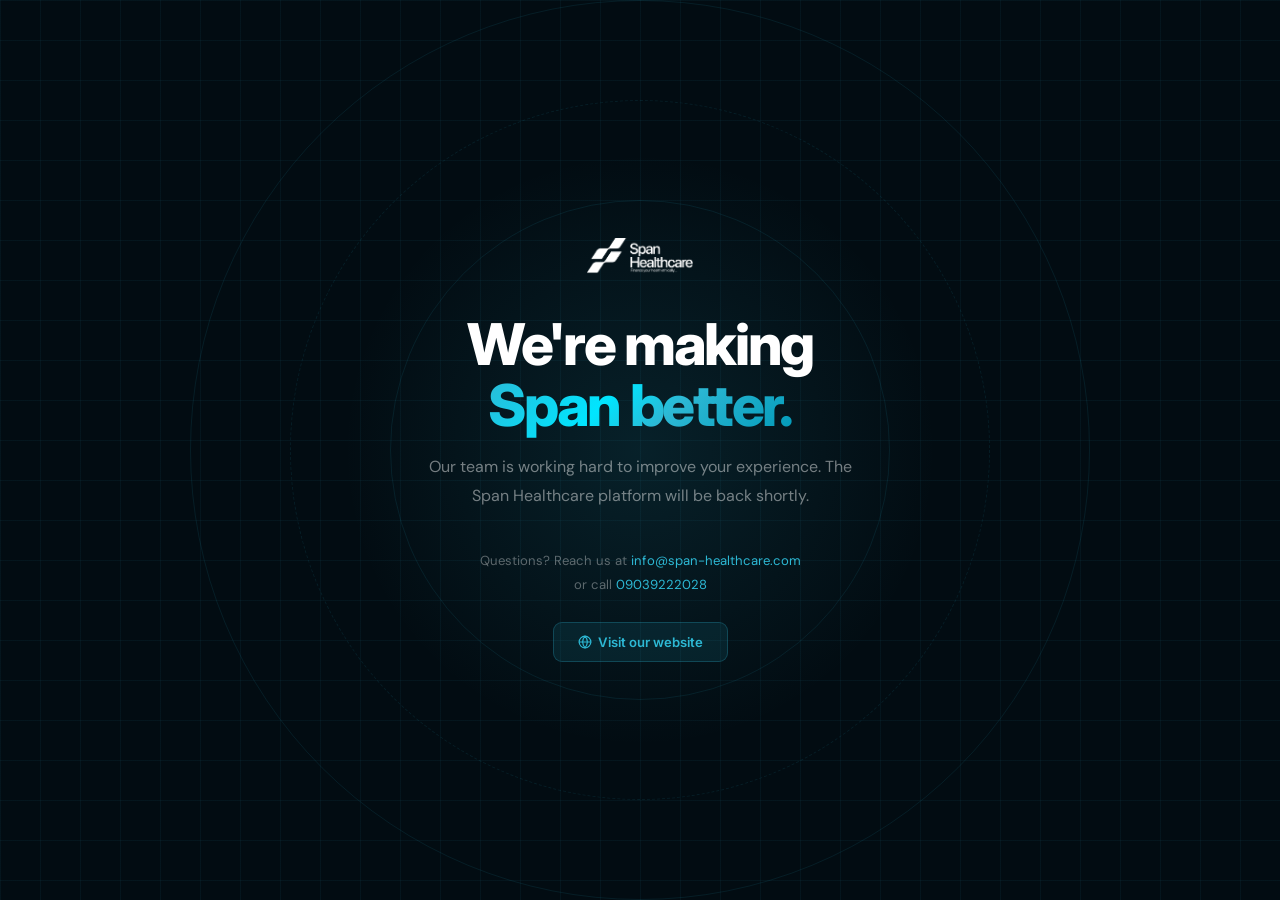
<file: maintenance.html>
<!doctype html>
<html lang="en">
  <head>
    <meta charset="UTF-8" />
    <meta name="viewport" content="width=device-width, initial-scale=1.0" />
    <title>Span Healthcare — Under Maintenance</title>
    <link rel="preconnect" href="https://fonts.googleapis.com" />
    <link
      href="https://fonts.googleapis.com/css2?family=Inter:wght@300;400;500;600;700;800&family=DM+Sans:wght@300;400;500&display=swap"
      rel="stylesheet"
    />
    <style>
      *,
      *::before,
      *::after {
        box-sizing: border-box;
        margin: 0;
        padding: 0;
      }
      html,
      body {
        height: 100%;
        width: 100%;
      }
      body {
        font-family: "Inter", sans-serif;
        background: #020c12;
        color: #fff;
        display: flex;
        align-items: center;
        justify-content: center;
        min-height: 100vh;
        overflow: hidden;
        position: relative;
      }

      /* Grid background */
      body::before {
        content: "";
        position: absolute;
        inset: 0;
        background-image:
          linear-gradient(rgba(45, 184, 212, 0.06) 1px, transparent 1px),
          linear-gradient(90deg, rgba(45, 184, 212, 0.06) 1px, transparent 1px);
        background-size: 40px 40px;
        pointer-events: none;
      }

      /* Radial glow */
      body::after {
        content: "";
        position: absolute;
        top: 50%;
        left: 50%;
        transform: translate(-50%, -50%);
        width: 600px;
        height: 600px;
        border-radius: 50%;
        background: radial-gradient(
          circle,
          rgba(45, 184, 212, 0.12) 0%,
          transparent 70%
        );
        pointer-events: none;
      }

      /* Animated orbit rings */
      .ring {
        position: absolute;
        top: 50%;
        left: 50%;
        border-radius: 50%;
        border: 1px solid rgba(45, 184, 212, 0.1);
        transform: translate(-50%, -50%);
        pointer-events: none;
      }
      .ring1 {
        width: 500px;
        height: 500px;
        animation: spin 20s linear infinite;
      }
      .ring2 {
        width: 700px;
        height: 700px;
        border-style: dashed;
        animation: spin 30s linear infinite reverse;
      }
      .ring3 {
        width: 900px;
        height: 900px;
        animation: spin 45s linear infinite;
      }
      @keyframes spin {
        from {
          transform: translate(-50%, -50%) rotate(0deg);
        }
        to {
          transform: translate(-50%, -50%) rotate(360deg);
        }
      }

      /* Content */
      .wrap {
        position: relative;
        z-index: 2;
        text-align: center;
        padding: 2rem;
        max-width: 520px;
        width: 100%;
      }

      /* Logo */
      .logo {
        margin-bottom: 2.5rem;
        display: flex;
        justify-content: center;
      }
      .logo img {
        height: 52px;
        width: auto;
        object-fit: contain;
        filter: brightness(0) invert(1);
      }

      .bdot {
        width: 7px;
        height: 7px;
        border-radius: 50%;
        background: #2db8d4;
        animation: pulse 2s ease-in-out infinite;
      }
      @keyframes pulse {
        0%,
        100% {
          opacity: 1;
          transform: scale(1);
        }
        50% {
          opacity: 0.4;
          transform: scale(0.8);
        }
      }

      /* Headline */
      h1 {
        font-size: clamp(2.2rem, 6vw, 3.6rem);
        font-weight: 800;
        line-height: 1.06;
        letter-spacing: -0.04em;
        color: #fff;
        margin-bottom: 1rem;
      }
      h1 em {
        font-style: normal;
        background: linear-gradient(
          135deg,
          #2db8d4 0%,
          #00e5ff 40%,
          #2db8d4 60%,
          #0099b8 100%
        );
        -webkit-background-clip: text;
        -webkit-text-fill-color: transparent;
        background-clip: text;
      }

      /* Subtitle */
      .sub {
        font-size: 1rem;
        color: rgba(255, 255, 255, 0.45);
        line-height: 1.85;
        margin-bottom: 2.4rem;
        font-family: "DM Sans", sans-serif;
      }

      /* Progress bar */
      .progress-wrap {
        margin-bottom: 2.4rem;
      }
      .progress-label {
        display: flex;
        justify-content: space-between;
        font-size: 0.7rem;
        color: rgba(255, 255, 255, 0.35);
        margin-bottom: 8px;
        letter-spacing: 0.06em;
      }
      .progress-bar {
        height: 4px;
        background: rgba(255, 255, 255, 0.08);
        border-radius: 4px;
        overflow: hidden;
      }
      .progress-fill {
        height: 100%;
        width: 72%;
        background: linear-gradient(90deg, #2db8d4, #00e5ff);
        border-radius: 4px;
        animation: fill 2s ease forwards;
      }
      @keyframes fill {
        from {
          width: 0;
        }
        to {
          width: 72%;
        }
      }

      /* What we are fixing */
      .fixes {
        display: flex;
        flex-direction: column;
        gap: 10px;
        margin-bottom: 2.4rem;
        text-align: left;
      }
      .fix {
        display: flex;
        align-items: center;
        gap: 12px;
        padding: 12px 16px;
        border-radius: 10px;
        background: rgba(255, 255, 255, 0.03);
        border: 1px solid rgba(255, 255, 255, 0.06);
      }
      .fix-ico {
        width: 28px;
        height: 28px;
        border-radius: 8px;
        background: rgba(45, 184, 212, 0.1);
        border: 1px solid rgba(45, 184, 212, 0.2);
        display: flex;
        align-items: center;
        justify-content: center;
        flex-shrink: 0;
      }
      .fix-ico svg {
        width: 14px;
        height: 14px;
      }
      .fix-text {
        font-size: 0.8rem;
        color: rgba(255, 255, 255, 0.55);
        font-family: "DM Sans", sans-serif;
        flex: 1;
      }
      .fix-status {
        font-size: 0.65rem;
        font-weight: 600;
        letter-spacing: 0.06em;
        text-transform: uppercase;
        flex-shrink: 0;
      }
      .s-done {
        color: #22c55e;
      }
      .s-wip {
        color: #2db8d4;
      }
      .s-soon {
        color: rgba(255, 255, 255, 0.3);
      }

      /* Contact */
      .contact {
        font-size: 0.82rem;
        color: rgba(255, 255, 255, 0.35);
        font-family: "DM Sans", sans-serif;
        line-height: 1.8;
      }
      .contact a {
        color: #2db8d4;
        text-decoration: none;
      }
      .contact a:hover {
        text-decoration: underline;
      }

      /* Marketing link */
      .mkt-link {
        display: inline-flex;
        align-items: center;
        gap: 6px;
        margin-top: 1.6rem;
        padding: 11px 24px;
        background: rgba(45, 184, 212, 0.1);
        border: 1px solid rgba(45, 184, 212, 0.25);
        border-radius: 9px;
        font-size: 0.82rem;
        font-weight: 600;
        color: #2db8d4;
        text-decoration: none;
        transition: all 0.2s;
      }
      .mkt-link:hover {
        background: rgba(45, 184, 212, 0.2);
      }

      @media (max-width: 480px) {
        .ring1,
        .ring2,
        .ring3 {
          display: none;
        }
        h1 {
          font-size: 2rem;
        }
      }
    </style>
  </head>
  <body>
    <div class="ring ring1"></div>
    <div class="ring ring2"></div>
    <div class="ring ring3"></div>

    <div class="wrap">
      <!-- Logo -->
      <div class="logo">
        <img
          src="img/Asset1.png"
          alt="Span Healthcare"
          style="
            height: 36px;
            width: auto;
            object-fit: contain;
            filter: brightness(0) invert(1);
          "
        />
      </div>

      <!-- Badge -->

      <!-- Headline -->
      <h1>We're making<br /><em>Span better.</em></h1>

      <!-- Sub -->
      <p class="sub">
        Our team is working hard to improve your experience. The Span Healthcare
        platform will be back shortly.
      </p>

      <!-- Contact -->
      <div class="contact">
        Questions? Reach us at
        <a href="mailto:info@spanhealthcare.com.ng">info@span-healthcare.com</a
        ><br />
        or call <a href="tel:+2348036102499">09039222028</a>
      </div>

      <!-- Marketing site link -->
      <a href="https://span-healthcare.com" class="mkt-link">
        <svg
          width="14"
          height="14"
          viewBox="0 0 24 24"
          fill="none"
          stroke="currentColor"
          stroke-width="2"
          stroke-linecap="round"
          stroke-linejoin="round"
        >
          <circle cx="12" cy="12" r="10" />
          <line x1="2" y1="12" x2="22" y2="12" />
          <path
            d="M12 2a15.3 15.3 0 0 1 4 10 15.3 15.3 0 0 1-4 10 15.3 15.3 0 0 1-4-10 15.3 15.3 0 0 1 4-10z"
          />
        </svg>
        Visit our website
      </a>
    </div>
  </body>
</html>
</file>
<file: assets/css/span.css>
*,
*::before,
*::after {
  box-sizing: border-box;
  margin: 0;
  padding: 0;
}
:root {
  --teal: #2db8d4;
  --teal-d: #1a96b0;
  --teal-l: #4dcde6;
  --teal-v: #00b4d0;
  --teal-xl: #a8e6f0;
  --navy: #020c12;
  --mid: #1a7a90;
  --light: #3aacbe;
  --border: #2db8d4;
}
html {
  scroll-behavior: smooth;
}
body {
  font-family: "DM Sans", sans-serif;
  background: var(--white);
  color: var(--text);
  overflow-x: hidden;
  -webkit-font-smoothing: antialiased;
  line-height: 1.6;
}
h1,
h2,
h3,
h4 {
  font-family: "Inter", sans-serif;
}

/* ── NAV ── */
#nav {
  position: fixed;
  top: 0;
  left: 0;
  right: 0;
  z-index: 200;
  height: 64px;
  padding: 0 5%;
  display: flex;
  align-items: center;
  justify-content: space-between;
  background: rgba(255, 255, 255, 0.96);
  backdrop-filter: blur(18px);
  border-bottom: 1px solid var(--border);
  transition: box-shadow 0.3s;
}
#nav.scrolled {
  box-shadow: 0 2px 24px rgba(11, 42, 48, 0.1);
}
.nav-logo {
  display: flex;
  align-items: center;
  gap: 9px;
  text-decoration: none;
}
.nav-wm {
  font-family: "Inter", sans-serif;
  font-size: 0.95rem;
  font-weight: 600;
  color: var(--navy);
  letter-spacing: -0.01em;
}
.nav-links {
  display: flex;
  align-items: center;
  gap: 1.8rem;
  list-style: none;
}
.nav-links a {
  font-size: 0.95rem;
  font-weight: 500;
  color: var(--mid);
  text-decoration: none;
  transition: color 0.2s;
}
.nav-links a:hover {
  color: var(--teal);
}
.nav-r {
  display: flex;
  align-items: center;
  gap: 12px;
}
.btn-ghost {
  font-size: 0.8rem;
  font-weight: 500;
  color: var(--text);
  text-decoration: none;
  padding: 8px 16px;
  font-family: "Inter", sans-serif;
  border: 1.5px solid var(--border);
  border-radius: 8px;
  transition: all 0.2s;
}
.btn-ghost:hover {
  border-color: var(--teal);
  color: var(--teal);
}
.btn-cta {
  padding: 9px 22px;
  background: var(--teal);
  color: #fff;
  border-radius: 8px;
  font-size: 0.8rem;
  font-weight: 600;
  text-decoration: none;
  font-family: "Inter", sans-serif;
  transition: all 0.2s;
}
.btn-cta:hover {
  background: var(--teal-d);
  box-shadow: 0 4px 16px rgba(69, 157, 175, 0.4);
}
.burger {
  display: none;
  flex-direction: column;
  gap: 5px;
  cursor: pointer;
  padding: 4px;
  background: none;
  border: none;
}
.burger span {
  display: block;
  width: 20px;
  height: 2px;
  background: var(--text);
  border-radius: 2px;
}
.mmenu {
  display: none;
  position: fixed;
  inset: 0;
  top: 64px;
  background: #fff;
  z-index: 199;
  padding: 2rem 5%;
  flex-direction: column;
  border-top: 1px solid var(--border);
}
.mmenu.open {
  display: flex;
}
.mmenu a {
  display: block;
  padding: 14px 0;
  font-size: 0.95rem;
  font-weight: 500;
  color: var(--text);
  text-decoration: none;
  border-bottom: 1px solid var(--border);
}
.mmenu .btn-cta {
  margin-top: 1.2rem;
  text-align: center;
  display: block;
}

.hero {
  padding-top: 122px;
  min-height: 100vh;
  position: relative;
  overflow: hidden;
  background: #f8fcfd;
  display: grid;
  grid-template-columns: 1fr 1fr;
  align-items: center;
  padding-left: 6%;
  padding-right: 0;
  padding-bottom: 40px;
}
.hero-left {
  position: relative;
  z-index: 2;
  padding-right: 5%;
}
.hero-right {
  position: relative;
  z-index: 1;
  height: 100%;
  min-height: 580px;
  display: flex;
  align-items: center;
  justify-content: center;
  overflow: hidden;
}

.h1-dark {
  color: #020c12;
  font-weight: 900;
  -webkit-text-stroke: 0.5px rgba(0, 0, 0, 0.15);
  text-shadow: 0 2px 8px rgba(0, 0, 0, 0.08);
}
.h1-shine {
  font-style: normal;
  background: linear-gradient(
    135deg,
    #2db8d4 0%,
    #00e5ff 40%,
    #2db8d4 60%,
    #0099b8 100%
  );
  -webkit-background-clip: text;
  -webkit-text-fill-color: transparent;
  background-clip: text;
  filter: drop-shadow(0 0 20px rgba(45, 184, 212, 0.35));
}

/* ── HERO ART ANIMATIONS ── */
@keyframes float-up {
  0%,
  100% {
    transform: translateY(0);
  }
  50% {
    transform: translateY(-18px);
  }
}
@keyframes float-down {
  0%,
  100% {
    transform: translateY(0);
  }
  50% {
    transform: translateY(14px);
  }
}
@keyframes orbit-spin {
  from {
    transform: rotate(0deg);
  }
  to {
    transform: rotate(360deg);
  }
}
@keyframes orbit-spin-r {
  from {
    transform: rotate(0deg);
  }
  to {
    transform: rotate(-360deg);
  }
}
@keyframes shield-pulse {
  0%,
  100% {
    opacity: 0.5;
    transform: scale(1);
  }
  50% {
    opacity: 0.75;
    transform: scale(1.04);
  }
}
@keyframes bar1 {
  0% {
    transform: scaleY(0);
    opacity: 0;
  }
  100% {
    transform: scaleY(1);
    opacity: 1;
  }
}
@keyframes heartbeat {
  0% {
    stroke-dashoffset: 600;
  }
  60% {
    stroke-dashoffset: 0;
  }
  80% {
    stroke-dashoffset: 0;
    opacity: 1;
  }
  100% {
    stroke-dashoffset: 0;
    opacity: 1;
  }
}
@keyframes draw-stem {
  0% {
    stroke-dashoffset: 300;
    opacity: 0;
  }
  100% {
    stroke-dashoffset: 0;
    opacity: 0.7;
  }
}
@keyframes glow-pulse {
  0%,
  100% {
    filter: drop-shadow(0 0 4px rgba(0, 194, 217, 0.35));
  }
  50% {
    filter: drop-shadow(0 0 18px rgba(0, 240, 255, 0.85));
  }
}
@keyframes naira-drift {
  0%,
  100% {
    opacity: 0.2;
    transform: translateY(0);
  }
  50% {
    opacity: 0.45;
    transform: translateY(-10px);
  }
}
@keyframes fade-in-up {
  0% {
    opacity: 0;
    transform: translateY(20px);
  }
  100% {
    opacity: 1;
    transform: translateY(0);
  }
}
@keyframes coin-roll {
  0% {
    transform: translate(-150px, 760px) rotate(0deg);
  }
  100% {
    transform: translate(750px, 760px) rotate(720deg);
  }
}
@keyframes blink {
  0%,
  100% {
    opacity: 1;
  }
  50% {
    opacity: 0.2;
  }
}

.art-coins {
  animation: float-up 4s ease-in-out infinite;
}
.art-plant-stem {
  stroke-dasharray: 300;
  stroke-dashoffset: 300;
  animation: draw-stem 2.5s ease forwards 0.5s;
}
.art-orbit1 {
  transform-origin: 300px 440px;
  animation: orbit-spin 18s linear infinite;
}
.art-orbit2 {
  transform-origin: 300px 440px;
  animation: orbit-spin-r 12s linear infinite;
}
.art-shield {
  animation: shield-pulse 3s ease-in-out infinite;
}
.art-heartbeat {
  stroke-dasharray: 600;
  stroke-dashoffset: 600;
  animation:
    heartbeat 2.2s ease forwards 1s,
    glow-pulse 2s ease-in-out infinite 3s;
}
.art-bar1 {
  transform-origin: bottom;
  transform: scaleY(0);
  animation: bar1 1s cubic-bezier(0.34, 1.56, 0.64, 1) forwards 1.2s;
}
.art-bar2 {
  transform-origin: bottom;
  transform: scaleY(0);
  animation: bar1 1s cubic-bezier(0.34, 1.56, 0.64, 1) forwards 1.4s;
}
.art-bar3 {
  transform-origin: bottom;
  transform: scaleY(0);
  animation: bar1 1s cubic-bezier(0.34, 1.56, 0.64, 1) forwards 1.6s;
}
.art-bar4 {
  transform-origin: bottom;
  transform: scaleY(0);
  animation: bar1 1s cubic-bezier(0.34, 1.56, 0.64, 1) forwards 1.8s;
}
.art-bar5 {
  transform-origin: bottom;
  transform: scaleY(0);
  animation: bar1 1s cubic-bezier(0.34, 1.56, 0.64, 1) forwards 2s;
}
.art-steth {
  animation: glow-pulse 3s ease-in-out infinite 0.5s;
}
.art-naira1 {
  animation: naira-drift 5s ease-in-out infinite;
}
.art-naira2 {
  animation: naira-drift 6s ease-in-out infinite 1s;
}
.art-naira3 {
  animation: naira-drift 4.5s ease-in-out infinite 2s;
}
.art-wallet {
  animation: float-down 5s ease-in-out infinite;
}
.art-figure {
  animation: glow-pulse 4s ease-in-out infinite;
}

.cta {
  background: #020c12;
  padding: 90px 5%;
  position: relative;
  overflow: hidden;
}
.cta::before {
  content: "";
  position: absolute;
  inset: 0;
  background-image:
    linear-gradient(rgba(45, 184, 212, 0.06) 1px, transparent 1px),
    linear-gradient(90deg, rgba(45, 184, 212, 0.06) 1px, transparent 1px);
  background-size: 40px 40px;
  pointer-events: none;
}
.cta::after {
  content: "";
  position: absolute;
  bottom: -80px;
  left: -80px;
  width: 280px;
  height: 280px;
  border-radius: 50%;
  background: rgba(45, 184, 212, 0.06);
  pointer-events: none;
}
.cta-inner {
  display: grid;
  grid-template-columns: 1fr 1fr;
  gap: 3rem;
  align-items: center;
  position: relative;
  z-index: 1;
}
.cta-counters {
  display: grid;
  grid-template-columns: 1fr 1fr;
  gap: 1.2rem;
}
.c-box {
  padding: 1.6rem 1.4rem;
  border: 0.5px solid rgba(45, 184, 212, 0.2);
  border-radius: 12px;
  background: rgba(45, 184, 212, 0.05);
}
.c-val {
  font-size: 3.4rem;
  font-weight: 700;
  color: var(--teal);
  line-height: 1;
  letter-spacing: -0.03em;
  font-family: "Inter", sans-serif;
}
.c-lbl {
  font-size: 0.68rem;
  color: rgba(255, 255, 255, 0.4);
  text-transform: uppercase;
  letter-spacing: 0.1em;
  margin-top: 8px;
  line-height: 1.6;
}
.cta-right {
  display: flex;
  flex-direction: column;
  align-items: flex-start;
  gap: 1.5rem;
}
.halal-tag {
  display: inline-flex;
  align-items: center;
  gap: 7px;
  padding: 5px 14px;
  border-radius: 20px;
  background: rgba(45, 184, 212, 0.1);
  border: 0.5px solid rgba(45, 184, 212, 0.3);
  font-size: 0.65rem;
  color: var(--teal);
  letter-spacing: 0.1em;
  text-transform: uppercase;
  font-family: "Inter", sans-serif;
}
.hdot {
  width: 6px;
  height: 6px;
  border-radius: 50%;
  background: var(--teal);
  animation: blink 2s infinite;
  flex-shrink: 0;
}
.cta-h {
  font-family: "Inter", sans-serif;
  font-size: clamp(1.8rem, 3.5vw, 2.8rem);
  font-weight: 700;
  color: #fff;
  line-height: 1.1;
  letter-spacing: -0.025em;
  margin: 0;
}
.cta-h em {
  font-style: normal;
  color: var(--teal);
}
.cta-sub {
  font-size: 0.9rem;
  color: rgba(255, 255, 255, 0.4);
  line-height: 1.8;
  max-width: 320px;
  margin: 0;
}
.btn-cw {
  display: inline-flex;
  align-items: center;
  gap: 8px;
  padding: 13px 28px;
  background: var(--teal);
  color: #020c12;
  border-radius: 9px;
  font-size: 0.9rem;
  font-weight: 700;
  text-decoration: none;
  font-family: "Inter", sans-serif;
  transition: all 0.2s;
}
.btn-cw:hover {
  background: var(--teal-d);
}
@keyframes blink {
  0%,
  100% {
    opacity: 1;
  }
  50% {
    opacity: 0.2;
  }
}

footer {
  background: #060e11;
  padding: 60px 5% 28px;
  border-top: 3px solid #459daf;
  --teal: #459daf;
  --teal-d: #2d7f91;
  --teal-l: #5bbfcf;
  --teal-xl: #98b7b9;
  --light: #6a9daa;
  --border: #2a5a66;
}
.f-grid {
  display: grid;
  grid-template-columns: 1.2fr 1fr 1fr 1fr;
  justify-content: center;
  gap: 3rem;
  padding-bottom: 40px;
  border-bottom: 1px solid rgba(255, 255, 255, 0.06);
  max-width: 1100px;
  margin: 0 auto;
}
.f-brand {
  font-family: "Inter", sans-serif;
  font-size: 0.92rem;
  font-weight: 600;
  color: #5bbfcf;
  display: flex;
  align-items: center;
  gap: 9px;
}
.f-desc {
  font-size: 0.85rem;
  color: rgba(255, 255, 255, 0.7);
  line-height: 1.88;
  max-width: 220px;
  margin-top: 12px;
  font-family: "DM Sans", sans-serif;
}
.fc h4 {
  font-family: "Inter", sans-serif;
  font-size: 0.72rem;
  font-weight: 600;
  letter-spacing: 0.14em;
  text-transform: uppercase;
  color: rgba(255, 255, 255, 0.7);
  margin-bottom: 16px;
  text-align: center;
}
.fc ul {
  list-style: none;
  text-align: center;
}
.fc li {
  margin-bottom: 10px;
}
.fc a {
  font-size: 0.85rem;
  color: rgba(255, 255, 255, 0.65);
  text-decoration: none;
  transition: color 0.2s;
  font-family: "DM Sans", sans-serif;
}
.fc a:hover {
  color: #5bbfcf;
}
.f-contact {
  font-size: 0.84rem;
  color: rgba(255, 255, 255, 0.65);
  line-height: 2.1;
  font-family: "DM Sans", sans-serif;
  text-align: center;
}
.f-bot {
  display: flex;
  justify-content: space-between;
  align-items: center;
  padding-top: 20px;
  flex-wrap: wrap;
  gap: 0.5rem;
}
.f-bot p {
  font-size: 0.64rem;
  color: rgba(255, 255, 255, 0.55);
  font-family: "DM Sans", sans-serif;
}
.f-halal {
  font-size: 0.62rem;
  color: rgba(255, 255, 255, 0.55);
  display: flex;
  align-items: center;
  gap: 7px;
  font-family: "DM Sans", sans-serif;
}
.legal {
  background: #060e11;
  border-top: 1px solid rgba(255, 255, 255, 0.06);
  padding: 32px 5%;
}
.legal-text {
  display: flex;
  flex-direction: column;
  gap: 10px;
}
.legal-text p {
  font-size: 0.68rem;
  color: rgba(255, 255, 255, 0.55);
  line-height: 1.85;
  font-family: "DM Sans", sans-serif;
}
.legal-text a {
  color: rgba(255, 255, 255, 0.4);
  text-decoration: underline;
  transition: color 0.2s;
}
.legal-text a:hover {
  color: #5bbfcf;
}
.legal-badges {
  color: rgba(255, 255, 255, 0.45) !important;
  font-size: 0.62rem !important;
}
.legal-copy {
  color: rgba(255, 255, 255, 0.6) !important;
  font-size: 0.66rem !important;
  font-weight: 500;
}
.legal-bottom {
  display: flex;
  justify-content: space-between;
  align-items: center;
  padding-top: 12px;
  border-top: 1px solid rgba(255, 255, 255, 0.06);
  margin-top: 4px;
  flex-wrap: wrap;
  gap: 0.5rem;
}
.legal-halal {
  font-size: 0.62rem;
  color: rgba(255, 255, 255, 0.55);
  font-family: "DM Sans", sans-serif;
  display: flex;
  align-items: center;
  gap: 6px;
}
.legal-halal::before {
  content: "";
  width: 5px;
  height: 5px;
  border-radius: 50%;
  background: #459daf;
  opacity: 0.5;
}

@media (max-width: 820px) {
  .nav-links {
    display: none;
  }
  .burger {
    display: flex;
  }
}

/* ══════════════════════════════════════════════
   HERO — illustrated art background
══════════════════════════════════════════════ */
.hero {
  padding-top: 114px;
  min-height: 100vh;
  position: relative;
  overflow: hidden;
  background: #f8fcfd;
  display: grid;
  grid-template-columns: 1fr 1fr;
  align-items: center;
  padding-left: 6%;
  padding-right: 0;
  padding-bottom: 40px;
}
.hero-left {
  position: relative;
  z-index: 2;
  padding-right: 5%;
}
.hero-right {
  position: relative;
  z-index: 1;
  height: 100%;
  min-height: 580px;
  display: flex;
  align-items: center;
  justify-content: center;
  overflow: hidden;
}
/* The art illustration sits as the background */
.hero-art {
  position: absolute;
  inset: 0;
  width: 100%;
  height: 100%;
  pointer-events: none;
}
/* Gradient overlay so text on left stays readable */
.hero-overlay {
  position: absolute;
  inset: 0;
  background: radial-gradient(
    ellipse 60% 70% at 50% 50%,
    rgba(248, 252, 253, 0.92) 0%,
    rgba(248, 252, 253, 0.72) 45%,
    rgba(248, 252, 253, 0.15) 75%,
    rgba(248, 252, 253, 0) 100%
  );
  pointer-events: none;
  z-index: 1;
}
.hero-content {
  position: relative;
  z-index: 2;
  max-width: 580px;
  padding: 20px 0;
  text-align: left;
}
.hero-badge {
  display: inline-flex;
  align-items: center;
  gap: 7px;
  padding: 5px 14px;
  border-radius: 20px;
  background: rgba(69, 157, 175, 0.12);
  border: 1.5px solid rgba(69, 157, 175, 0.28);
  font-size: 0.65rem;
  font-weight: 600;
  color: var(--teal-d);
  letter-spacing: 0.1em;
  text-transform: uppercase;
  margin: 0 auto 1.6rem;
  font-family: "Inter", sans-serif;
  width: fit-content;
}
.bdot {
  width: 6px;
  height: 6px;
  border-radius: 50%;
  background: var(--teal);
  animation: blink 2s infinite;
  flex-shrink: 0;
}
@keyframes blink {
  0%,
  100% {
    opacity: 1;
  }
  50% {
    opacity: 0.2;
  }
}
.hero h1 {
  font-family: "Inter", sans-serif;
  font-size: clamp(2.4rem, 4.5vw, 3.8rem);
  font-weight: 700;
  line-height: 1.08;
  letter-spacing: -0.03em;
  color: var(--navy);
  margin-bottom: 1.1rem;
}
.hero h1 em {
  font-style: normal;
  color: var(--teal);
}
.hero-sub {
  font-size: 1.05rem;
  color: var(--mid);
  max-width: 420px;
  line-height: 1.78;
  margin: 0 0 2.2rem;
  font-weight: 400;
}
.hero-btns {
  display: flex;
  gap: 10px;
  flex-wrap: wrap;
  margin-bottom: 2.8rem;
  justify-content: flex-start;
}
.btn-p {
  padding: 13px 28px;
  background: var(--teal);
  color: #fff;
  border-radius: 9px;
  font-size: 0.9rem;
  font-weight: 600;
  text-decoration: none;
  display: inline-flex;
  align-items: center;
  gap: 8px;
  font-family: "Inter", sans-serif;
  border: none;
  cursor: pointer;
  transition: all 0.22s;
}
.btn-p:hover {
  background: var(--teal-d);
  transform: translateY(-2px);
  box-shadow: 0 8px 24px rgba(69, 157, 175, 0.4);
}
.btn-o {
  padding: 13px 24px;
  background: rgba(255, 255, 255, 0.9);
  color: var(--navy);
  border-radius: 9px;
  font-size: 0.9rem;
  font-weight: 500;
  text-decoration: none;
  border: 1.5px solid var(--border);
  font-family: "DM Sans", sans-serif;
  transition: all 0.22s;
  backdrop-filter: blur(8px);
}
.btn-o:hover {
  border-color: var(--teal);
  color: var(--teal);
}
.hero-stats {
  display: flex;
  gap: 2rem;
  padding-top: 2rem;
  border-top: 1px solid rgba(69, 157, 175, 0.2);
  flex-wrap: wrap;
  justify-content: flex-start;
}
.hs-v {
  font-family: "Inter", sans-serif;
  font-size: 1.6rem;
  font-weight: 700;
  color: var(--navy);
  line-height: 1;
  letter-spacing: -0.02em;
}
.hs-v span {
  color: var(--teal);
}
.hs-l {
  font-size: 0.68rem;
  color: var(--light);
  text-transform: uppercase;
  letter-spacing: 0.07em;
  margin-top: 4px;
  font-family: "Inter", sans-serif;
}

/* ── MARQUEE ── */
.strip {
  background: var(--navy);
  padding: 14px 0;
  overflow: hidden;
  border-top: 2px solid var(--teal-d);
  position: fixed;
  top: 64px;
  left: 0;
  right: 0;
  z-index: 99;
}
.strip-track {
  display: flex;
  animation: scroll 26s linear infinite;
  width: max-content;
}
.si {
  padding: 0 36px;
  border-right: 1px solid rgba(255, 255, 255, 0.12);
  font-size: 0.68rem;
  font-weight: 600;
  color: rgba(255, 255, 255, 0.75);
  letter-spacing: 0.1em;
  text-transform: uppercase;
  white-space: nowrap;
  font-family: "Inter", sans-serif;
}
@keyframes scroll {
  0% {
    transform: translateX(0);
  }
  100% {
    transform: translateX(-50%);
  }
}

/* ── STATEMENT ── */
.statement {
  padding: 0;
  overflow: hidden;
}
.st-inner {
  display: grid;
  grid-template-columns: 1fr 1fr;
  min-height: 480px;
}
.st-left {
  background: #020c12;
  padding: 64px 52px;
  display: flex;
  flex-direction: column;
  justify-content: center;
  position: relative;
  overflow: hidden;
  clip-path: polygon(0 0, 92% 0, 100% 100%, 0 100%);
}
.st-left::before {
  content: "";
  position: absolute;
  bottom: -60px;
  left: -60px;
  width: 220px;
  height: 220px;
  border-radius: 50%;
  background: rgba(45, 184, 212, 0.06);
  pointer-events: none;
}
.st-lbl {
  font-size: 0.6rem;
  font-weight: 700;
  color: #2db8d4;
  letter-spacing: 0.14em;
  text-transform: uppercase;
  margin-bottom: 1rem;
  font-family: "Inter", sans-serif;
}
.st-h {
  font-family: "Inter", sans-serif;
  font-size: clamp(2rem, 3.5vw, 3rem);
  font-weight: 900;
  line-height: 1.04;
  letter-spacing: -0.035em;
  color: #fff;
}
.st-h em {
  font-style: normal;
  color: #2db8d4;
}
.st-sub {
  font-size: 0.95rem;
  color: rgba(255, 255, 255, 0.5);
  line-height: 1.85;
  margin-top: 1.2rem;
  font-family: "DM Sans", sans-serif;
}
.st-right {
  position: relative;
  overflow: hidden;
  min-height: 480px;
}
.st-photo {
  position: absolute;
  inset: 0;
}
.st-photo img {
  width: 100%;
  height: 100%;
  object-fit: cover;
  display: block;
}
.st-overlay {
  position: absolute;
  inset: 0;
  background: linear-gradient(
    to top,
    rgba(2, 12, 18, 0.85) 0%,
    rgba(2, 12, 18, 0.3) 50%,
    rgba(2, 12, 18, 0.05) 100%
  );
  z-index: 1;
}
.st-accent {
  position: absolute;
  top: 0;
  left: 0;
  right: 0;
  height: 4px;
  background: #2db8d4;
  z-index: 2;
}
.st-caption {
  position: absolute;
  bottom: 90px;
  left: 20px;
  right: 20px;
  z-index: 2;
  text-align: center;
  font-size: 0.78rem;
  color: rgba(255, 255, 255, 0.5);
  font-family: "DM Sans", sans-serif;
  font-style: italic;
}
.st-stats {
  position: absolute;
  bottom: 0;
  left: 0;
  right: 0;
  z-index: 2;
  display: flex;
  background: rgba(2, 12, 18, 0.6);
  backdrop-filter: blur(8px);
  border-top: 1px solid rgba(45, 184, 212, 0.25);
}
.st-stat {
  flex: 1;
  text-align: center;
  padding: 18px 12px;
  border-right: 1px solid rgba(45, 184, 212, 0.2);
}
.st-stat:last-child {
  border-right: none;
}
.st-sv {
  font-family: "Inter", sans-serif;
  font-size: 1.7rem;
  font-weight: 800;
  color: #2db8d4;
  line-height: 1;
  letter-spacing: -0.02em;
}
.st-sl {
  font-size: 0.58rem;
  color: rgba(255, 255, 255, 0.55);
  text-transform: uppercase;
  letter-spacing: 0.09em;
  margin-top: 4px;
}
.btn-cw {
  padding: 13px 32px;
  background: var(--teal);
  color: #020c12;
  border-radius: 9px;
  font-size: 0.9rem;
  font-weight: 700;
  text-decoration: none;
  display: inline-flex;
  align-items: center;
  gap: 8px;
  font-family: "Inter", sans-serif;
  transition: all 0.22s;
}
.btn-cw:hover {
  background: var(--teal-d);
  transform: translateY(-2px);
}

/* ── SPLIT SECTIONS ── */
.split {
  background: var(--white);
  padding: 60px 5%;
  display: flex;
  align-items: center;
}
.split.alt {
  background: var(--cream);
  display: flex;
  align-items: center;
}
.split-inner {
  display: grid;
  grid-template-columns: 1fr 1fr;
  gap: 5rem;
  align-items: center;
}
.split-inner.rev {
  direction: rtl;
}
.split-inner.rev > * {
  direction: ltr;
}

/* Art illustration tile */
.art-tile {
  border-radius: 24px;
  overflow: hidden;
  position: relative;
  min-height: 460px;
  display: flex;
  align-items: center;
  justify-content: center;
}
.at1 {
  background: linear-gradient(
    135deg,
    var(--teal-d) 0%,
    var(--teal) 60%,
    var(--teal-l) 100%
  );
}
.at2 {
  background: linear-gradient(135deg, var(--navy) 0%, #1a4a56 100%);
}
.at3 {
  background: linear-gradient(135deg, var(--teal-v) 0%, var(--teal) 100%);
}
/* Grid art overlay on tiles */
.tile-grid {
  position: absolute;
  inset: 0;
  background-image:
    linear-gradient(rgba(255, 255, 255, 0.08) 1px, transparent 1px),
    linear-gradient(90deg, rgba(255, 255, 255, 0.08) 1px, transparent 1px);
  background-size: 40px 40px;
}
.tile-art {
  position: relative;
  z-index: 1;
  width: 100%;
  height: 100%;
  display: flex;
  align-items: center;
  justify-content: center;
  padding: 40px;
}
/* Floating stat card */
.tile-card {
  position: absolute;
  bottom: 24px;
  left: 24px;
  right: 24px;
  background: rgba(255, 255, 255, 0.95);
  backdrop-filter: blur(12px);
  border-radius: 14px;
  padding: 16px 20px;
  display: flex;
  align-items: center;
  justify-content: space-between;
  box-shadow: 0 8px 32px rgba(11, 42, 48, 0.15);
  z-index: 2;
}
.tc-v {
  font-family: "Inter", sans-serif;
  font-size: 1.3rem;
  font-weight: 700;
  color: var(--teal);
  line-height: 1;
}
.tc-l {
  font-size: 0.62rem;
  color: var(--mid);
  font-family: "Inter", sans-serif;
  margin-top: 3px;
}
.tc-b {
  padding: 5px 12px;
  background: rgba(69, 157, 175, 0.1);
  border-radius: 20px;
  font-family: "Inter", sans-serif;
  font-size: 0.65rem;
  font-weight: 600;
  color: var(--teal-d);
  border: 1px solid rgba(69, 157, 175, 0.22);
}
.split-content {
  display: flex;
  flex-direction: column;
  justify-content: center;
}
.sec-lbl {
  font-size: 0.62rem;
  font-weight: 600;
  color: var(--teal);
  letter-spacing: 0.18em;
  text-transform: uppercase;
  margin-bottom: 0.9rem;
  font-family: "Inter", sans-serif;
}
.sec-h {
  font-family: "Inter", sans-serif;
  font-size: clamp(1.7rem, 3vw, 2.5rem);
  font-weight: 700;
  line-height: 1.1;
  letter-spacing: -0.025em;
  color: var(--navy);
  margin-bottom: 0.9rem;
}
.sec-h em {
  font-style: normal;
  color: var(--teal);
}
.sec-p {
  font-size: 0.93rem;
  color: var(--mid);
  line-height: 1.88;
  max-width: 420px;
  margin-bottom: 1.8rem;
}
.check-list {
  list-style: none;
  display: flex;
  flex-direction: column;
  gap: 11px;
  margin-bottom: 2rem;
}
.check-list li {
  display: flex;
  align-items: flex-start;
  gap: 11px;
  font-size: 0.88rem;
  color: var(--mid);
  line-height: 1.68;
}
.check-list li::before {
  content: "";
  width: 20px;
  height: 20px;
  border-radius: 50%;
  background: var(--teal);
  flex-shrink: 0;
  margin-top: 1px;
  background-image: url("data:image/svg+xml,%3Csvg width='11' height='8' viewBox='0 0 11 8' fill='none' xmlns='http://www.w3.org/2000/svg'%3E%3Cpath d='M1 4L4 7L10 1' stroke='white' stroke-width='1.8' stroke-linecap='round' stroke-linejoin='round'/%3E%3C/svg%3E");
  background-repeat: no-repeat;
  background-position: center;
}

/* ── DISEASE CARDS ── */
.disease {
  background: var(--navy);
  padding: 96px 5%;
  position: relative;
  overflow: hidden;
}
/* Art sketch background */
.disease-art {
  position: absolute;
  inset: 0;
  width: 100%;
  height: 100%;
  pointer-events: none;
  opacity: 0.08;
}
.dh {
  position: relative;
  z-index: 1;
  margin-bottom: 3rem;
}
.d-grid {
  display: grid;
  grid-template-columns: repeat(3, 1fr);
  gap: 1.4rem;
  position: relative;
  z-index: 1;
}
.d-card {
  background: rgba(255, 255, 255, 0.04);
  border: 1.5px solid rgba(69, 157, 175, 0.2);
  border-radius: 20px;
  padding: 32px 26px;
  transition: all 0.3s;
  position: relative;
  overflow: hidden;
}
.d-card:hover {
  background: rgba(69, 157, 175, 0.1);
  border-color: rgba(69, 157, 175, 0.5);
  transform: translateY(-4px);
}
.d-card::after {
  content: "";
  position: absolute;
  top: 0;
  left: 0;
  right: 0;
  height: 3px;
  background: linear-gradient(90deg, var(--teal), var(--teal-v));
}
.d-ico {
  width: 48px;
  height: 48px;
  border-radius: 12px;
  background: rgba(69, 157, 175, 0.15);
  border: 1.5px solid rgba(69, 157, 175, 0.25);
  display: flex;
  align-items: center;
  justify-content: center;
  margin-bottom: 18px;
}
.d-num {
  font-family: "Inter", sans-serif;
  font-size: 2rem;
  font-weight: 700;
  color: var(--teal-v);
  line-height: 1;
  margin-bottom: 7px;
  letter-spacing: -0.02em;
}
.d-title {
  font-family: "Inter", sans-serif;
  font-size: 0.95rem;
  font-weight: 600;
  color: #fff;
  margin-bottom: 10px;
}
.d-text {
  font-size: 0.8rem;
  color: rgba(255, 255, 255, 0.45);
  line-height: 1.78;
}
.sec-lbl-w {
  color: rgba(255, 255, 255, 0.5);
}
.sec-h-w {
  font-family: "Inter", sans-serif;
  font-size: clamp(1.7rem, 3vw, 2.5rem);
  font-weight: 700;
  line-height: 1.1;
  letter-spacing: -0.025em;
  color: #fff;
  margin-bottom: 0.9rem;
}
.sec-h-w em {
  font-style: normal;
  color: var(--teal-xl);
}
.sec-p-w {
  font-size: 0.93rem;
  color: rgba(255, 255, 255, 0.5);
  line-height: 1.88;
  max-width: 420px;
}

/* ── PHONE CARDS ── */
.phone-sec {
  background: var(--cream);
  padding: 60px 5%;
}
.ph-head {
  text-align: center;
  margin-bottom: 3rem;
}
.ph-grid {
  display: grid;
  grid-template-columns: repeat(3, 1fr);
  gap: 1.4rem;
}
.ph-card {
  border-radius: 28px;
  overflow: hidden;
  background: #fff;
  border: 1.5px solid rgba(45, 184, 212, 0.18);
  transition: transform 0.3s;
  box-shadow: 0 8px 32px rgba(11, 42, 48, 0.08);
  display: flex;
  flex-direction: column;
}
.ph-card:hover {
  transform: translateY(-6px);
  box-shadow: 0 16px 48px rgba(11, 42, 48, 0.14);
}
.ph-dark {
  background: #020c12;
  border-color: rgba(45, 184, 212, 0.25);
}

/* Photo top */
.ph-img {
  position: relative;
  height: 370px;
  overflow: hidden;
  flex-shrink: 0;
}
.ph-img img {
  width: 100%;
  height: 100%;
  object-fit: cover;
  object-position: center top;
  display: block;
  transition: transform 0.4s;
}
.ph-card:hover .ph-img img {
  transform: scale(1.04);
}
.ph-img-overlay {
  position: absolute;
  inset: 0;
  background: linear-gradient(
    to bottom,
    transparent 40%,
    rgba(2, 12, 18, 0.35) 100%
  );
}

/* Body */
.ph-body {
  padding: 24px;
  display: flex;
  flex-direction: column;
  gap: 10px;
  flex: 1;
}
.ph-tag {
  display: inline-block;
  padding: 3px 10px;
  border-radius: 20px;
  font-size: 0.6rem;
  font-weight: 700;
  letter-spacing: 0.1em;
  text-transform: uppercase;
  background: rgba(45, 184, 212, 0.12);
  color: #0b6577;
  border: 1px solid rgba(45, 184, 212, 0.25);
  width: fit-content;
}
.ph-dark .ph-tag {
  background: rgba(45, 184, 212, 0.15);
  color: #2db8d4;
  border-color: rgba(45, 184, 212, 0.3);
}
.ph-h {
  font-family: "Inter", sans-serif;
  font-size: 1.15rem;
  font-weight: 800;
  line-height: 1.15;
  letter-spacing: -0.02em;
  color: #020c12;
}
.ph-dark .ph-h {
  color: #fff;
}
.ph-p {
  font-size: 0.8rem;
  color: #3a6872;
  line-height: 1.75;
  font-family: "DM Sans", sans-serif;
}
.ph-dark .ph-p {
  color: rgba(255, 255, 255, 0.5);
}

/* Stat */
.ph-stat {
  margin-top: auto;
  padding: 14px 16px;
  border-radius: 14px;
  background: rgba(45, 184, 212, 0.08);
  border: 1px solid rgba(45, 184, 212, 0.18);
}
.ph-dark .ph-stat {
  background: rgba(45, 184, 212, 0.08);
  border-color: rgba(45, 184, 212, 0.2);
}
.ph-val {
  font-family: "Inter", sans-serif;
  font-size: 1.5rem;
  font-weight: 800;
  color: #2db8d4;
  line-height: 1;
  letter-spacing: -0.02em;
}
.ph-lbl {
  font-size: 0.68rem;
  color: #6a9daa;
  margin-top: 4px;
  font-family: "DM Sans", sans-serif;
}
.ph-dark .ph-lbl {
  color: rgba(255, 255, 255, 0.35);
}

/* Mobile */
@media (max-width: 768px) {
  .ph-grid {
    grid-template-columns: 1fr;
  }
  .ph-img {
    height: 280px;
  }
}

/* ── TESTIMONIALS ── */
.testi {
  background: #ffffff;
  background-image:
    linear-gradient(rgba(45, 184, 212, 0.06) 1px, transparent 1px),
    linear-gradient(90deg, rgba(45, 184, 212, 0.06) 1px, transparent 1px);
  background-size: 40px 40px;
  padding: 96px 5%;
  position: relative;
  overflow: hidden;
}
.testi::before {
  content: "";
  position: absolute;
  right: -60px;
  top: 50%;
  transform: translateY(-50%);
  width: 400px;
  height: 400px;
  border-radius: 50%;
  background: radial-gradient(
    circle,
    rgba(45, 184, 212, 0.08),
    transparent 70%
  );
  pointer-events: none;
}
.testi-hd {
  display: flex;
  justify-content: space-between;
  align-items: flex-end;
  gap: 2rem;
  margin-bottom: 3rem;
  flex-wrap: wrap;
}
.testi-big {
  font-family: "Inter", sans-serif;
  font-size: clamp(2rem, 4vw, 3.2rem);
  font-weight: 700;
  line-height: 1.1;
  letter-spacing: -0.025em;
  color: #020c12;
  max-width: 100%;
  margin-bottom: 2.5rem;
}
.tg {
  display: grid;
  grid-template-columns: repeat(3, 1fr);
  gap: 1.4rem;
}
.tc {
  background: rgba(45, 184, 212, 0.04);
  border-radius: 16px;
  padding: 30px;
  border: 1px solid rgba(45, 184, 212, 0.1);
  transition: all 0.25s;
}
.tc:hover {
  background: rgba(45, 184, 212, 0.09);
  border-color: rgba(45, 184, 212, 0.25);
  transform: translateY(-3px);
}
.tc-q {
  font-size: 2.2rem;
  color: var(--teal);
  opacity: 0.4;
  line-height: 1;
  margin-bottom: 12px;
  font-family: "Inter", sans-serif;
}
.tc-text {
  font-size: 0.85rem;
  color: var(--mid);
  line-height: 1.85;
  font-style: italic;
  margin-bottom: 18px;
}
.tc-name {
  font-size: 0.8rem;
  font-weight: 600;
  color: var(--navy);
  font-family: "Inter", sans-serif;
}
.tc-role {
  font-size: 0.7rem;
  color: var(--light);
  margin-top: 3px;
}

/* ── CLARITY ── */
.clarity {
  background: #ffffff;
  background-image:
    linear-gradient(rgba(45, 184, 212, 0.06) 1px, transparent 1px),
    linear-gradient(90deg, rgba(45, 184, 212, 0.06) 1px, transparent 1px);
  background-size: 40px 40px;
  padding: 96px 5%;
  position: relative;
  overflow: hidden;
}
.clarity::before {
  content: "";
  position: absolute;
  left: -60px;
  top: 50%;
  transform: translateY(-50%);
  width: 500px;
  height: 500px;
  border-radius: 50%;
  background: radial-gradient(circle, rgba(45, 184, 212, 0.1), transparent 70%);
  pointer-events: none;
}
.clarity-inner {
  display: grid;
  grid-template-columns: 1fr 1fr;
  gap: 5rem;
  align-items: center;
  position: relative;
  z-index: 1;
}
.clarity-phone {
  position: relative;
  display: flex;
  justify-content: center;
  min-height: 580px;
}
.clarity-phone-img {
  height: 560px;
  width: auto;
  object-fit: contain;
  display: block;
  filter: drop-shadow(0 32px 64px rgba(2, 12, 18, 0.2));
  border-radius: 32px;
}
.clarity-float {
  position: absolute;
  background: #fff;
  border-radius: 12px;
  padding: 10px 16px;
  box-shadow: 0 8px 24px rgba(2, 12, 18, 0.12);
  border: 1px solid rgba(45, 184, 212, 0.18);
  white-space: nowrap;
  z-index: 2;
}
.clarity-float.f1 {
  right: -10px;
  top: 80px;
}
.clarity-float.f2 {
  right: -20px;
  bottom: 160px;
}
.clarity-float.f3 {
  left: 0;
  bottom: 100px;
}
.cf-val {
  font-family: "Inter", sans-serif;
  font-size: 1.1rem;
  font-weight: 700;
  color: #020c12;
  line-height: 1;
}
.cf-lbl {
  font-size: 0.6rem;
  color: #6a9daa;
  text-transform: uppercase;
  letter-spacing: 0.08em;
  margin-top: 4px;
  display: flex;
  align-items: center;
  gap: 4px;
}
.cf-dot {
  width: 6px;
  height: 6px;
  border-radius: 50%;
  background: #22c55e;
  flex-shrink: 0;
}
.clarity-content {
  display: flex;
  flex-direction: column;
  gap: 1rem;
}
.clarity-h {
  font-family: "Inter", sans-serif;
  font-size: clamp(1.6rem, 2.8vw, 2.2rem);
  font-weight: 700;
  color: #020c12;
  line-height: 1.12;
  letter-spacing: -0.025em;
}
.clarity-h em {
  font-style: normal;
  color: var(--teal);
}
.clarity-sub {
  font-size: 0.93rem;
  color: #3a6872;
  line-height: 1.88;
  max-width: 400px;
  font-family: "DM Sans", sans-serif;
}
.clarity-notes {
  display: flex;
  flex-direction: column;
  gap: 12px;
  margin-top: 0.5rem;
}
.clarity-note {
  display: flex;
  align-items: flex-start;
  gap: 12px;
  padding: 16px;
  border-radius: 12px;
  background: rgba(45, 184, 212, 0.04);
  border: 1px solid rgba(45, 184, 212, 0.1);
  transition: all 0.25s;
}
.clarity-note:hover {
  background: rgba(45, 184, 212, 0.09);
  border-color: rgba(45, 184, 212, 0.25);
  transform: translateX(4px);
}
.cn-ico {
  width: 38px;
  height: 38px;
  border-radius: 10px;
  background: rgba(45, 184, 212, 0.12);
  border: 1px solid rgba(45, 184, 212, 0.2);
  display: flex;
  align-items: center;
  justify-content: center;
  font-size: 16px;
  flex-shrink: 0;
}
.cn-title {
  font-size: 0.88rem;
  font-weight: 600;
  color: #020c12;
  margin-bottom: 4px;
  font-family: "Inter", sans-serif;
}
.cn-text {
  font-size: 0.78rem;
  color: #3a6872;
  line-height: 1.7;
  font-family: "DM Sans", sans-serif;
}

@media (max-width: 900px) {
  .hero {
    grid-template-columns: 1fr;
    padding-right: 5%;
    text-align: center;
  }
  .hero-content {
    text-align: center;
    margin: 0 auto;
  }
  .hero-btns {
    justify-content: center;
  }
  .hero-stats {
    justify-content: center;
  }
  .clarity-inner {
    grid-template-columns: 1fr;
  }
  .clarity-phone {
    display: none;
  }
  .cta-inner {
    grid-template-columns: 1fr;
  }
  .cta-right {
    align-items: center;
    text-align: center;
  }
  .apply-inner {
    grid-template-columns: 1fr;
  }
  .f-grid {
    grid-template-columns: 1fr 1fr;
  }
  .st-inner {
    grid-template-columns: 1fr;
    min-height: auto;
  }
  .st-left {
    clip-path: none;
    padding: 48px 5%;
  }
  .st-right {
    min-height: 320px;
  }
}

@media (max-width: 768px) {
  /* NAV */
  #nav {
    height: 64px;
    padding: 0 5%;
  }
  .nav-links {
    display: none;
  }
  .nav-login {
    display: none;
  }
  .burger {
    display: flex;
  }
  .burger span {
    background: #020c12;
  }
  .mmenu {
    top: 64px;
    background: #fff;
    border-top: 2px solid rgba(45, 184, 212, 0.15);
  }
  .mmenu a {
    font-size: 1rem;
    padding: 16px 5%;
    border-bottom: 1px solid rgba(45, 184, 212, 0.08);
    color: #020c12;
    display: block;
    text-decoration: none;
  }
  .mmenu a:hover {
    color: #2db8d4;
  }

  /* STRIP */
  .strip {
    position: fixed !important;
    top: 64px !important;
    left: 0;
    right: 0;
    z-index: 98;
  }

  /* HERO */
  .hero {
    padding-top: 130px !important;
    text-align: center;
    padding-left: 5%;
    padding-right: 5%;
    min-height: auto;
    padding-bottom: 48px;
  }
  .hero-art {
    display: none;
  }
  .hero-right {
    display: none;
  }
  .hero-content {
    text-align: center;
    margin: 0 auto;
    padding: 20px 0;
  }
  .hero h1,
  .hero-left h1 {
    font-size: clamp(2.2rem, 9vw, 3.2rem);
    text-align: center;
  }
  .hero-sub {
    text-align: center;
    margin: 0 auto 1.8rem;
  }
  .hero-btns {
    justify-content: center;
    flex-direction: column;
    align-items: center;
  }
  .hero-btns a {
    width: 100%;
    text-align: center;
  }
  .hero-stats {
    justify-content: center;
    gap: 1.5rem;
  }
  .hero-badge {
    margin: 0 auto 1.2rem;
  }

  /* STATEMENT */
  .st-inner {
    grid-template-columns: 1fr;
    min-height: auto;
  }
  .st-left {
    clip-path: none;
    padding: 48px 5%;
  }
  .st-right {
    min-height: 400px;
  }

  /* SPLIT SECTIONS */
  .split {
    padding: 40px 5%;
    min-height: auto !important;
  }
  .split-inner,
  .split-inner.rev {
    display: flex !important;
    flex-direction: column !important;
    direction: ltr;
    gap: 1.6rem;
    min-height: auto !important;
    width: 100% !important;
  }
  .split-img {
    min-height: 560px !important;
    max-height: 680px !important;
    border-radius: 16px;
    width: 100%;
    margin: 0;
    object-fit: cover;
  }
  .art-tile {
    min-height: 460px !important;
    max-height: 580px !important;
    border-radius: 16px;
    width: 100%;
    margin: 0;
  }
  .split-text p {
    text-align: justify;
    width: 100%;
  }
  .split-body {
    text-align: justify;
  }
  .split-checks {
    width: 100%;
  }
  .split-check {
    width: 100%;
  }
  .art-tile {
    min-height: 380px !important;
    max-height: 500px !important;
    border-radius: 16px;
    width: 100%;
    margin: 0;
  }

  /* BUTTONS */
  .btn-p,
  .btn-o,
  .btn-cw {
    width: 100% !important;
    display: block !important;
    text-align: center !important;
    justify-content: center;
  }

  /* STATEMENT */
  .st-inner {
    grid-template-columns: 1fr;
    min-height: auto;
  }
  .st-left {
    clip-path: none;
    padding: 48px 5%;
  }
  .st-right {
    min-height: 320px;
  }

  /* DISEASE + PHONE + OTHER SECTIONS */
  .d-grid {
    grid-template-columns: 1fr;
  }
  .ph-grid {
    grid-template-columns: 1fr;
  }
  .disease {
    padding: 48px 5%;
  }
  .phone-sec {
    padding: 48px 5%;
  }
  .testi {
    padding: 48px 5%;
  }
  .clarity {
    padding: 48px 5%;
  }

  /* CLARITY */
  .clarity-inner {
    grid-template-columns: 1fr;
    gap: 2rem;
  }
  .clarity-phone {
    display: none;
  }
  .clarity-content {
    text-align: center;
    align-items: center;
  }
  .clarity-h {
    text-align: center;
    font-size: clamp(1.6rem, 7vw, 2.4rem);
  }
  .clarity-sub {
    text-align: center;
    margin: 0 auto 0.8rem;
  }
  .clarity-notes {
    width: 100%;
  }
  .clarity-note {
    text-align: left;
  }

  /* TESTIMONIALS */
  .testi-hd {
    flex-direction: column;
    align-items: flex-start;
    gap: 1rem;
  }
  .testi-big {
    font-size: clamp(1.6rem, 7vw, 2.4rem);
  }
  .tg {
    grid-template-columns: 1fr;
    gap: 1rem;
  }
  .tc {
    width: 100%;
  }

  /* CTA */
  .cta {
    padding: 60px 5%;
  }
  .cta-inner {
    grid-template-columns: 1fr;
    gap: 2rem;
    text-align: center;
  }
  .cta-counters {
    grid-template-columns: 1fr 1fr;
    gap: 1rem;
  }
  .cta-right {
    align-items: center;
    text-align: center;
  }
  .cta-h {
    text-align: center;
    font-size: clamp(1.6rem, 7vw, 2.4rem);
  }
  .cta-sub {
    text-align: center;
  }
  .halal-tag {
    align-self: center;
  }
  .c-val {
    color: #459daf;
    font-weight: 800;
  }
  .c-lbl {
    color: rgba(11, 42, 48, 0.55);
    font-weight: 600;
  }
  .c-box {
    background: rgba(69, 157, 175, 0.06);
    border: 1px solid rgba(69, 157, 175, 0.15);
  }

  /* FOOTER */
  .f-grid {
    display: grid;
    grid-template-columns: 1fr;
    gap: 2rem;
    text-align: center;
  }
  .fc {
    display: block;
    width: 100%;
  }
  .fc h4 {
    display: block;
    color: rgba(255, 255, 255, 0.7);
    margin-bottom: 12px;
  }
  .fc ul {
    display: block;
  }
  .fc li {
    display: block;
    margin-bottom: 10px;
  }
  .fc a {
    display: block;
    color: rgba(255, 255, 255, 0.65);
  }
  .f-contact {
    display: block;
    color: rgba(255, 255, 255, 0.65);
  }
  .fc h4,
  .f-contact,
  .fc ul {
    text-align: center;
  }
  .fc a {
    color: rgba(255, 255, 255, 0.65);
  }
  .f-contact {
    color: rgba(255, 255, 255, 0.65);
  }
  footer {
    background: #060e11;
  }
  .legal-bottom {
    flex-direction: column;
    align-items: center;
    text-align: center;
    gap: 0.8rem;
  }

  /* GENERAL */
  h2 {
    font-size: clamp(1.5rem, 6vw, 2.2rem);
  }
}

@media (max-width: 400px) {
  .hero h1 {
    font-size: 2rem;
  }
  .cta-counters {
    grid-template-columns: 1fr;
  }
  .c-val {
    font-size: 2.4rem;
  }
  .hero-stats {
    flex-direction: column;
    align-items: center;
    gap: 1rem;
  }
}

::-webkit-scrollbar {
  width: 4px;
}
::-webkit-scrollbar-track {
  background: #060e11;
}
::-webkit-scrollbar-thumb {
  background: var(--teal);
  border-radius: 2px;
}

.legal {
  background: #060e11;
  border-top: 1px solid rgba(255, 255, 255, 0.06);
  padding: 32px 5%;
}
.legal-inner {
  display: flex;
  gap: 2.4rem;
  align-items: flex-start;
}
.legal-logo {
  flex-shrink: 0;
  padding-top: 3px;
}
.legal-text {
  display: flex;
  flex-direction: column;
  gap: 10px;
}
.legal-text p {
  font-size: 0.68rem;
  color: rgba(255, 255, 255, 0.28);
  line-height: 1.85;
  font-family: "DM Sans", sans-serif;
}
.legal-text a {
  color: rgba(255, 255, 255, 0.4);
  text-decoration: underline;
  transition: color 0.2s;
}
.legal-text a:hover {
  color: var(--teal);
}
.legal-badges {
  color: rgba(255, 255, 255, 0.2) !important;
  font-size: 0.62rem !important;
}
.legal-copy {
  color: rgba(255, 255, 255, 0.35) !important;
  font-size: 0.66rem !important;
  font-weight: 500;
}
.legal-bottom {
  display: flex;
  justify-content: space-between;
  align-items: center;
  padding-top: 12px;
  border-top: 1px solid rgba(255, 255, 255, 0.06);
  margin-top: 4px;
  flex-wrap: wrap;
  gap: 0.5rem;
}
.legal-halal {
  font-size: 0.62rem;
  color: rgba(255, 255, 255, 0.28);
  font-family: "DM Sans", sans-serif;
  display: flex;
  align-items: center;
  gap: 6px;
}
.legal-halal::before {
  content: "";
  width: 5px;
  height: 5px;
  border-radius: 50%;
  background: var(--teal);
  opacity: 0.5;
}
</file>
